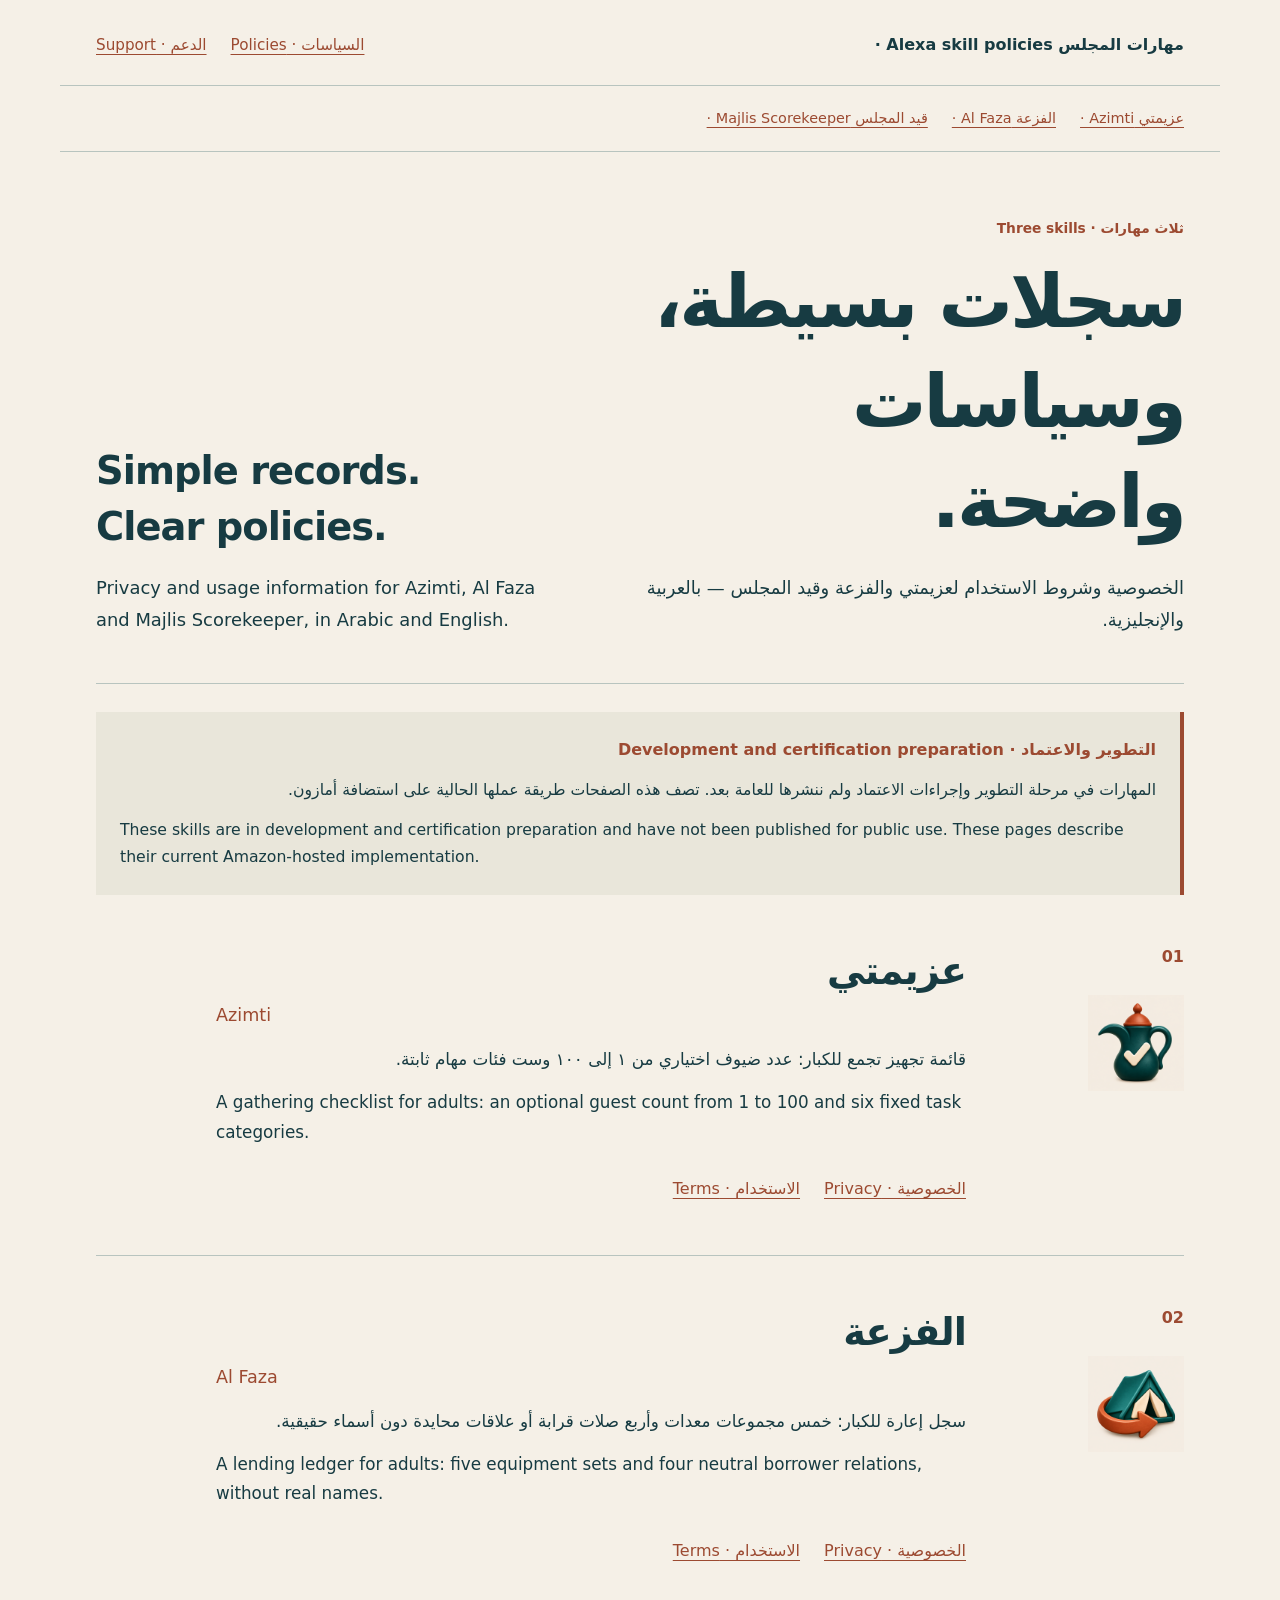
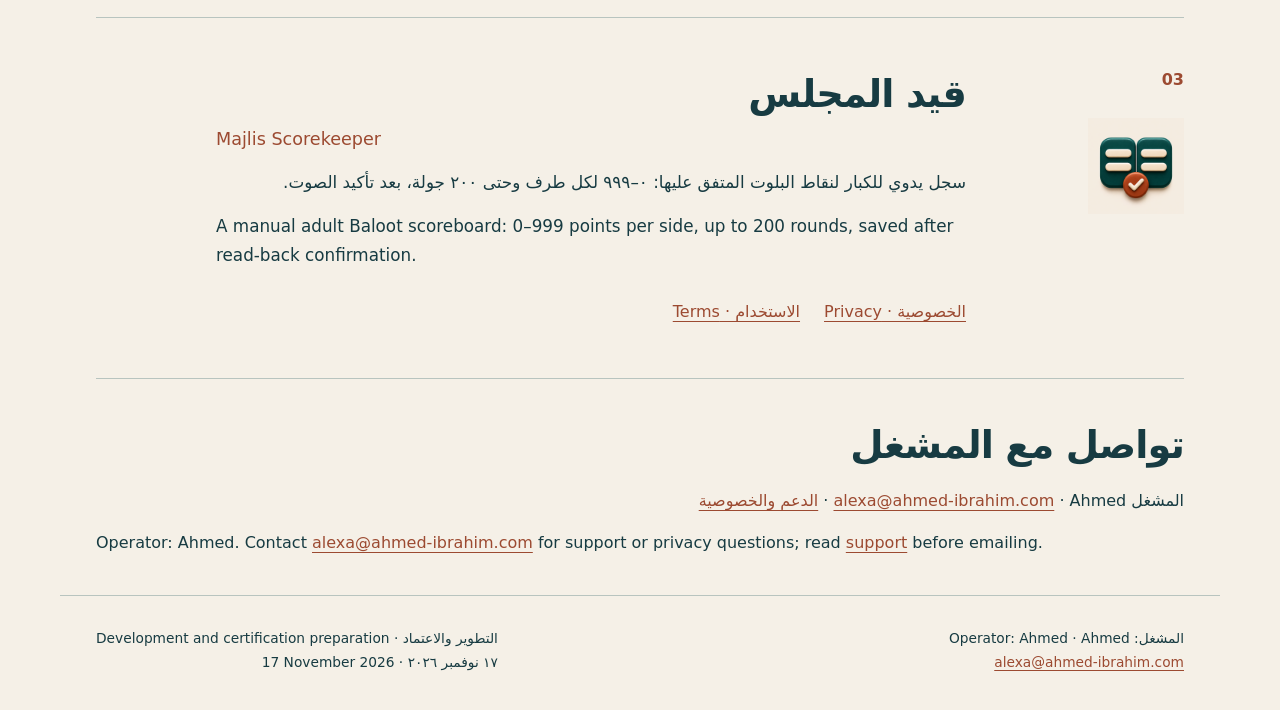
<file: docs/index.html>
<!doctype html>
<html lang="ar" dir="rtl">
<head>
  <meta charset="utf-8">
  <meta name="viewport" content="width=device-width, initial-scale=1">
  <meta name="description" content="Arabic and English privacy policies and usage terms for three Alexa skills in development and certification preparation operated by Ahmed.">
  <title>سياسات مهارات أليكسا · Alexa skill policies</title>
  <link rel="icon" href="assets/azimti.png" type="image/png">
  <link rel="stylesheet" href="assets/site.css">
</head>
<body>
<a class="skip" href="#main">تجاوز إلى المحتوى · Skip to content</a>
<header>
  <a class="brand" href="index.html">مهارات المجلس <span lang="en" dir="ltr">· Alexa skill policies</span></a>
  <nav aria-label="التنقل الرئيسي · Main navigation"><a href="index.html">السياسات · Policies</a><a href="support.html">الدعم · Support</a></nav>
</header>
<nav class="skill-nav" aria-label="المهارات الثلاث · All three skills"><a href="index.html#azimti">عزيمتي <span lang="en" dir="ltr">· Azimti</span></a><a href="index.html#al-faza">الفزعة <span lang="en" dir="ltr">· Al Faza</span></a><a href="index.html#baloot">قيد المجلس <span lang="en" dir="ltr">· Majlis Scorekeeper</span></a></nav>
<main id="main">
<section class="hero" aria-labelledby="welcome">
  <div><p class="status">ثلاث مهارات · Three skills</p><h1 id="welcome">سجلات بسيطة،<br>وسياسات واضحة.</h1><p class="lead">الخصوصية وشروط الاستخدام لعزيمتي والفزعة وقيد المجلس — بالعربية والإنجليزية.</p></div>
  <div class="english" lang="en" dir="ltr"><h2>Simple records.<br>Clear policies.</h2><p>Privacy and usage information for Azimti, Al Faza and Majlis Scorekeeper, in Arabic and English.</p></div>
</section>
<aside class="notice" aria-label="حالة التطوير · Development status">
  <strong>التطوير والاعتماد · <span lang="en" dir="ltr">Development and certification preparation</span></strong>
  <p>المهارات في مرحلة التطوير وإجراءات الاعتماد ولم ننشرها للعامة بعد. تصف هذه الصفحات طريقة عملها الحالية على استضافة أمازون.</p>
  <p lang="en" dir="ltr">These skills are in development and certification preparation and have not been published for public use. These pages describe their current Amazon-hosted implementation.</p>
</aside>
<section class="skill" id="azimti" aria-labelledby="azimti-title">
  <div class="skill-mark"><span class="folio" aria-hidden="true">01</span><img src="assets/azimti.png" alt="" width="96" height="96"></div>
  <div class="skill-copy"><h2 id="azimti-title">عزيمتي</h2><p class="sub" lang="en" dir="ltr">Azimti</p><p>قائمة تجهيز تجمع للكبار: عدد ضيوف اختياري من ١ إلى ١٠٠ وست فئات مهام ثابتة.</p><p lang="en" dir="ltr">A gathering checklist for adults: an optional guest count from 1 to 100 and six fixed task categories.</p><div class="links"><a href="azimti/privacy.html">الخصوصية · Privacy</a><a href="azimti/terms.html">الاستخدام · Terms</a></div></div>
</section><section class="skill" id="al-faza" aria-labelledby="al-faza-title">
  <div class="skill-mark"><span class="folio" aria-hidden="true">02</span><img src="assets/al-faza.png" alt="" width="96" height="96"></div>
  <div class="skill-copy"><h2 id="al-faza-title">الفزعة</h2><p class="sub" lang="en" dir="ltr">Al Faza</p><p>سجل إعارة للكبار: خمس مجموعات معدات وأربع صلات قرابة أو علاقات محايدة دون أسماء حقيقية.</p><p lang="en" dir="ltr">A lending ledger for adults: five equipment sets and four neutral borrower relations, without real names.</p><div class="links"><a href="al-faza/privacy.html">الخصوصية · Privacy</a><a href="al-faza/terms.html">الاستخدام · Terms</a></div></div>
</section><section class="skill" id="baloot" aria-labelledby="baloot-title">
  <div class="skill-mark"><span class="folio" aria-hidden="true">03</span><img src="assets/baloot.png" alt="" width="96" height="96"></div>
  <div class="skill-copy"><h2 id="baloot-title">قيد المجلس</h2><p class="sub" lang="en" dir="ltr">Majlis Scorekeeper</p><p>سجل يدوي للكبار لنقاط البلوت المتفق عليها: ٠–٩٩٩ لكل طرف وحتى ٢٠٠ جولة، بعد تأكيد الصوت.</p><p lang="en" dir="ltr">A manual adult Baloot scoreboard: 0–999 points per side, up to 200 rounds, saved after read-back confirmation.</p><div class="links"><a href="baloot/privacy.html">الخصوصية · Privacy</a><a href="baloot/terms.html">الاستخدام · Terms</a></div></div>
</section>
<section class="closing"><h2>تواصل مع المشغل</h2><p>المشغل <span lang="en" dir="ltr">Ahmed</span> · <a lang="en" dir="ltr" href="mailto:alexa@ahmed-ibrahim.com">alexa@ahmed-ibrahim.com</a> · <a href="support.html">الدعم والخصوصية</a></p><p lang="en" dir="ltr">Operator: Ahmed. Contact <a href="mailto:alexa@ahmed-ibrahim.com">alexa@ahmed-ibrahim.com</a> for support or privacy questions; read <a href="support.html">support</a> before emailing.</p></section>

</main>
<footer>
  <div>المشغل: <span lang="en" dir="ltr">Ahmed</span> · <span lang="en" dir="ltr">Operator: Ahmed</span><br><a lang="en" dir="ltr" href="mailto:alexa@ahmed-ibrahim.com">alexa@ahmed-ibrahim.com</a></div>
  <div>التطوير والاعتماد · <span lang="en" dir="ltr">Development and certification preparation</span><br>١٧ نوفمبر ٢٠٢٦ · <span lang="en" dir="ltr">17 November 2026</span></div>
</footer>
</body>
</html>
</file>
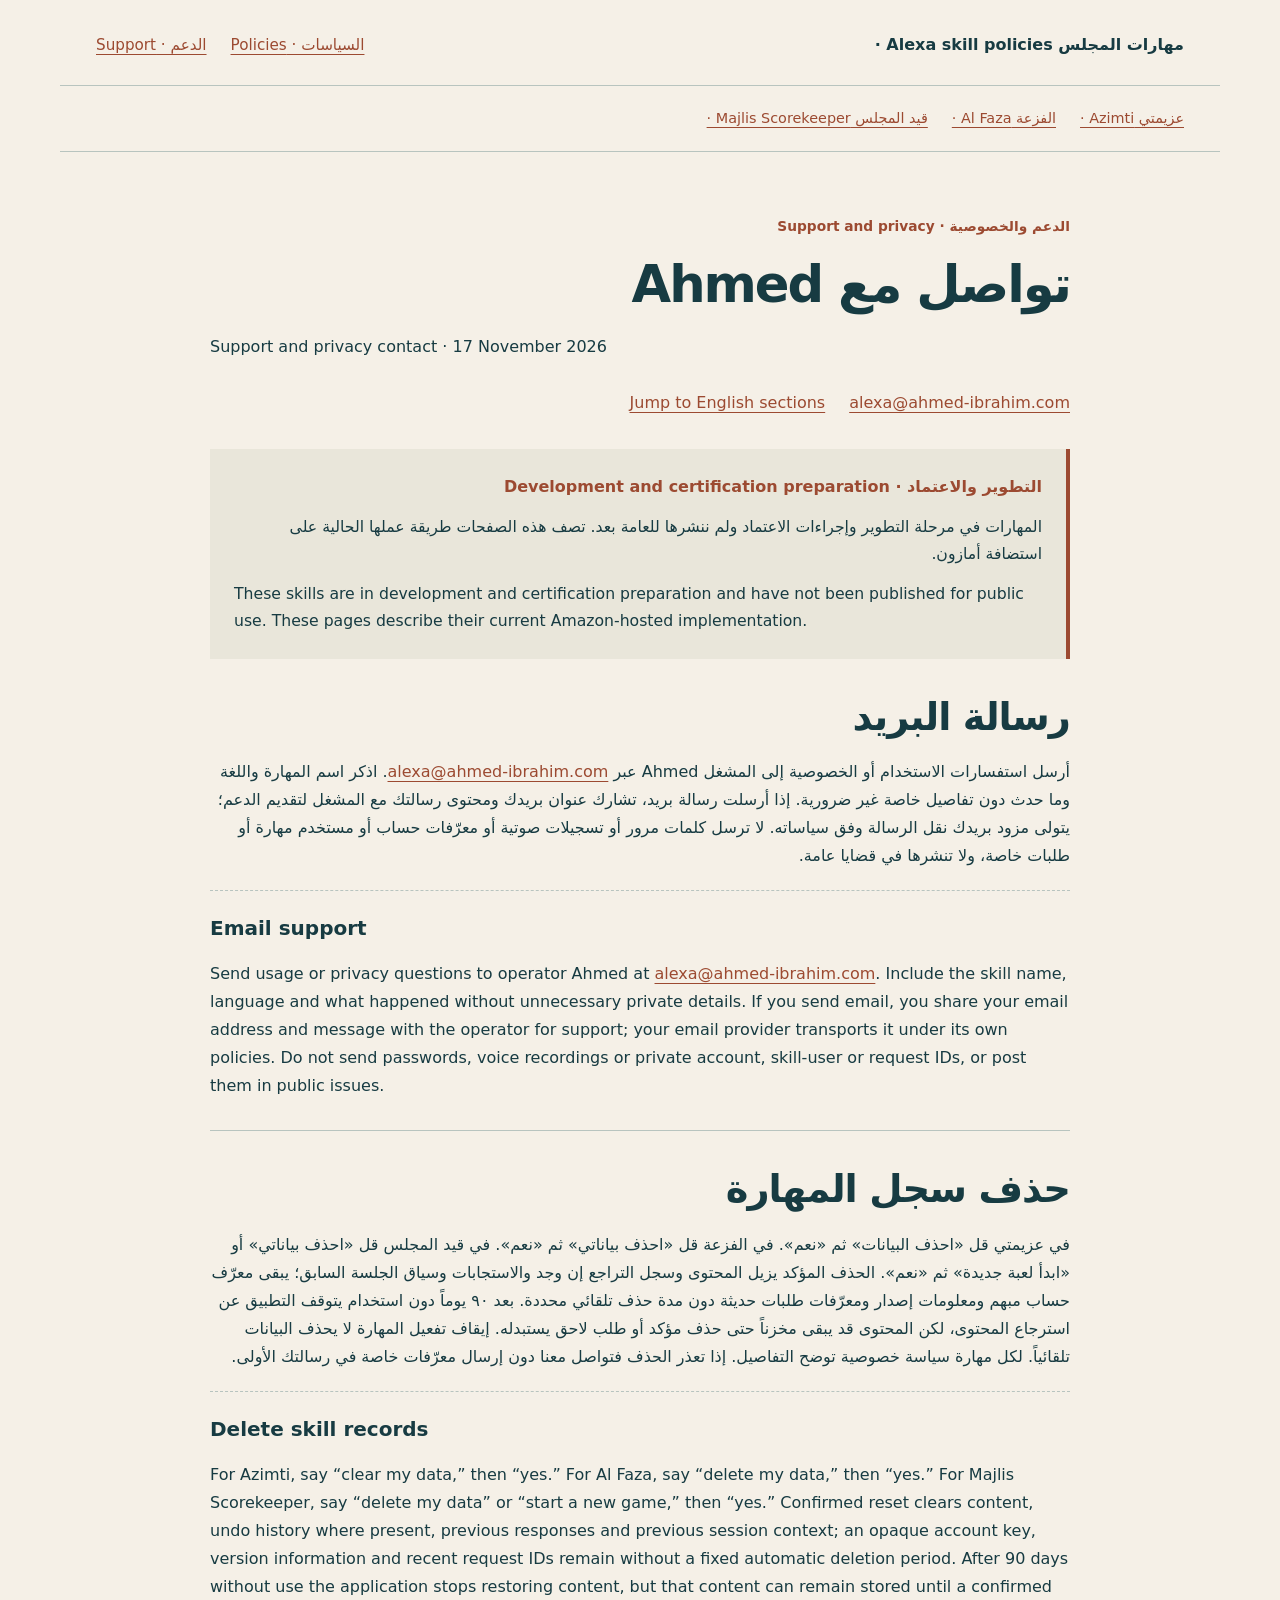
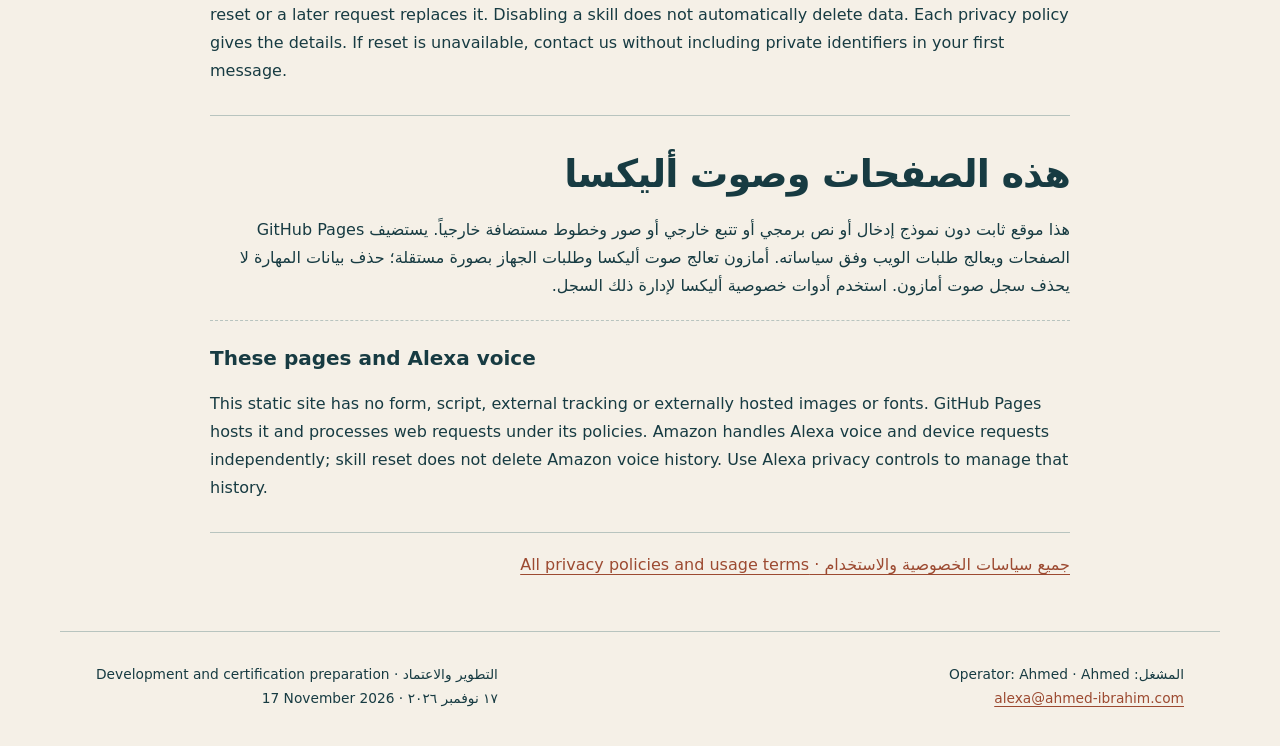
<file: docs/support.html>
<!doctype html>
<html lang="ar" dir="rtl">
<head>
  <meta charset="utf-8">
  <meta name="viewport" content="width=device-width, initial-scale=1">
  <meta name="description" content="Contact Ahmed for usage or privacy questions about the three Alexa skills in development and certification preparation.">
  <title>الدعم · Support — Alexa skill policies</title>
  <link rel="icon" href="assets/azimti.png" type="image/png">
  <link rel="stylesheet" href="assets/site.css">
</head>
<body>
<a class="skip" href="#main">تجاوز إلى المحتوى · Skip to content</a>
<header>
  <a class="brand" href="index.html">مهارات المجلس <span lang="en" dir="ltr">· Alexa skill policies</span></a>
  <nav aria-label="التنقل الرئيسي · Main navigation"><a href="index.html">السياسات · Policies</a><a href="support.html">الدعم · Support</a></nav>
</header>
<nav class="skill-nav" aria-label="المهارات الثلاث · All three skills"><a href="index.html#azimti">عزيمتي <span lang="en" dir="ltr">· Azimti</span></a><a href="index.html#al-faza">الفزعة <span lang="en" dir="ltr">· Al Faza</span></a><a href="index.html#baloot">قيد المجلس <span lang="en" dir="ltr">· Majlis Scorekeeper</span></a></nav>
<main id="main">
<article class="policy">
<p class="status">الدعم والخصوصية · Support and privacy</p>
<h1>تواصل مع Ahmed</h1>
<p lang="en" dir="ltr">Support and privacy contact · 17 November 2026</p>
<div class="links"><a lang="en" dir="ltr" href="mailto:alexa@ahmed-ibrahim.com">alexa@ahmed-ibrahim.com</a><a href="#email-en" lang="en" dir="ltr">Jump to English sections</a></div>
<aside class="notice" aria-label="حالة التطوير · Development status">
  <strong>التطوير والاعتماد · <span lang="en" dir="ltr">Development and certification preparation</span></strong>
  <p>المهارات في مرحلة التطوير وإجراءات الاعتماد ولم ننشرها للعامة بعد. تصف هذه الصفحات طريقة عملها الحالية على استضافة أمازون.</p>
  <p lang="en" dir="ltr">These skills are in development and certification preparation and have not been published for public use. These pages describe their current Amazon-hosted implementation.</p>
</aside>
<section aria-labelledby="email">
  <h2 id="email">رسالة البريد</h2>
  <p>أرسل استفسارات الاستخدام أو الخصوصية إلى المشغل Ahmed عبر <a lang="en" dir="ltr" href="mailto:alexa@ahmed-ibrahim.com">alexa@ahmed-ibrahim.com</a>. اذكر اسم المهارة واللغة وما حدث دون تفاصيل خاصة غير ضرورية. إذا أرسلت رسالة بريد، تشارك عنوان بريدك ومحتوى رسالتك مع المشغل لتقديم الدعم؛ يتولى مزود بريدك نقل الرسالة وفق سياساته. لا ترسل كلمات مرور أو تسجيلات صوتية أو معرّفات حساب أو مستخدم مهارة أو طلبات خاصة، ولا تنشرها في قضايا عامة.</p>
  <div class="english" lang="en" dir="ltr">
    <h3 id="email-en">Email support</h3>
    <p>Send usage or privacy questions to operator Ahmed at <a href="mailto:alexa@ahmed-ibrahim.com">alexa@ahmed-ibrahim.com</a>. Include the skill name, language and what happened without unnecessary private details. If you send email, you share your email address and message with the operator for support; your email provider transports it under its own policies. Do not send passwords, voice recordings or private account, skill-user or request IDs, or post them in public issues.</p>
  </div>
</section>
<section aria-labelledby="deletion">
  <h2 id="deletion">حذف سجل المهارة</h2>
  <p>في عزيمتي قل «احذف البيانات» ثم «نعم». في الفزعة قل «احذف بياناتي» ثم «نعم». في قيد المجلس قل «احذف بياناتي» أو «ابدأ لعبة جديدة» ثم «نعم». الحذف المؤكد يزيل المحتوى وسجل التراجع إن وجد والاستجابات وسياق الجلسة السابق؛ يبقى معرّف حساب مبهم ومعلومات إصدار ومعرّفات طلبات حديثة دون مدة حذف تلقائي محددة. بعد ٩٠ يوماً دون استخدام يتوقف التطبيق عن استرجاع المحتوى، لكن المحتوى قد يبقى مخزناً حتى حذف مؤكد أو طلب لاحق يستبدله. إيقاف تفعيل المهارة لا يحذف البيانات تلقائياً. لكل مهارة سياسة خصوصية توضح التفاصيل. إذا تعذر الحذف فتواصل معنا دون إرسال معرّفات خاصة في رسالتك الأولى.</p>
  <div class="english" lang="en" dir="ltr">
    <h3 id="deletion-en">Delete skill records</h3>
    <p>For Azimti, say “clear my data,” then “yes.” For Al Faza, say “delete my data,” then “yes.” For Majlis Scorekeeper, say “delete my data” or “start a new game,” then “yes.” Confirmed reset clears content, undo history where present, previous responses and previous session context; an opaque account key, version information and recent request IDs remain without a fixed automatic deletion period. After 90 days without use the application stops restoring content, but that content can remain stored until a confirmed reset or a later request replaces it. Disabling a skill does not automatically delete data. Each privacy policy gives the details. If reset is unavailable, contact us without including private identifiers in your first message.</p>
  </div>
</section>
<section aria-labelledby="website">
  <h2 id="website">هذه الصفحات وصوت أليكسا</h2>
  <p>هذا موقع ثابت دون نموذج إدخال أو نص برمجي أو تتبع خارجي أو صور وخطوط مستضافة خارجياً. يستضيف GitHub Pages الصفحات ويعالج طلبات الويب وفق سياساته. أمازون تعالج صوت أليكسا وطلبات الجهاز بصورة مستقلة؛ حذف بيانات المهارة لا يحذف سجل صوت أمازون. استخدم أدوات خصوصية أليكسا لإدارة ذلك السجل.</p>
  <div class="english" lang="en" dir="ltr">
    <h3 id="website-en">These pages and Alexa voice</h3>
    <p>This static site has no form, script, external tracking or externally hosted images or fonts. GitHub Pages hosts it and processes web requests under its policies. Amazon handles Alexa voice and device requests independently; skill reset does not delete Amazon voice history. Use Alexa privacy controls to manage that history.</p>
  </div>
</section>
<p class="links"><a href="index.html">جميع سياسات الخصوصية والاستخدام · All privacy policies and usage terms</a></p>
</article>
</main>
<footer>
  <div>المشغل: <span lang="en" dir="ltr">Ahmed</span> · <span lang="en" dir="ltr">Operator: Ahmed</span><br><a lang="en" dir="ltr" href="mailto:alexa@ahmed-ibrahim.com">alexa@ahmed-ibrahim.com</a></div>
  <div>التطوير والاعتماد · <span lang="en" dir="ltr">Development and certification preparation</span><br>١٧ نوفمبر ٢٠٢٦ · <span lang="en" dir="ltr">17 November 2026</span></div>
</footer>
</body>
</html>
</file>
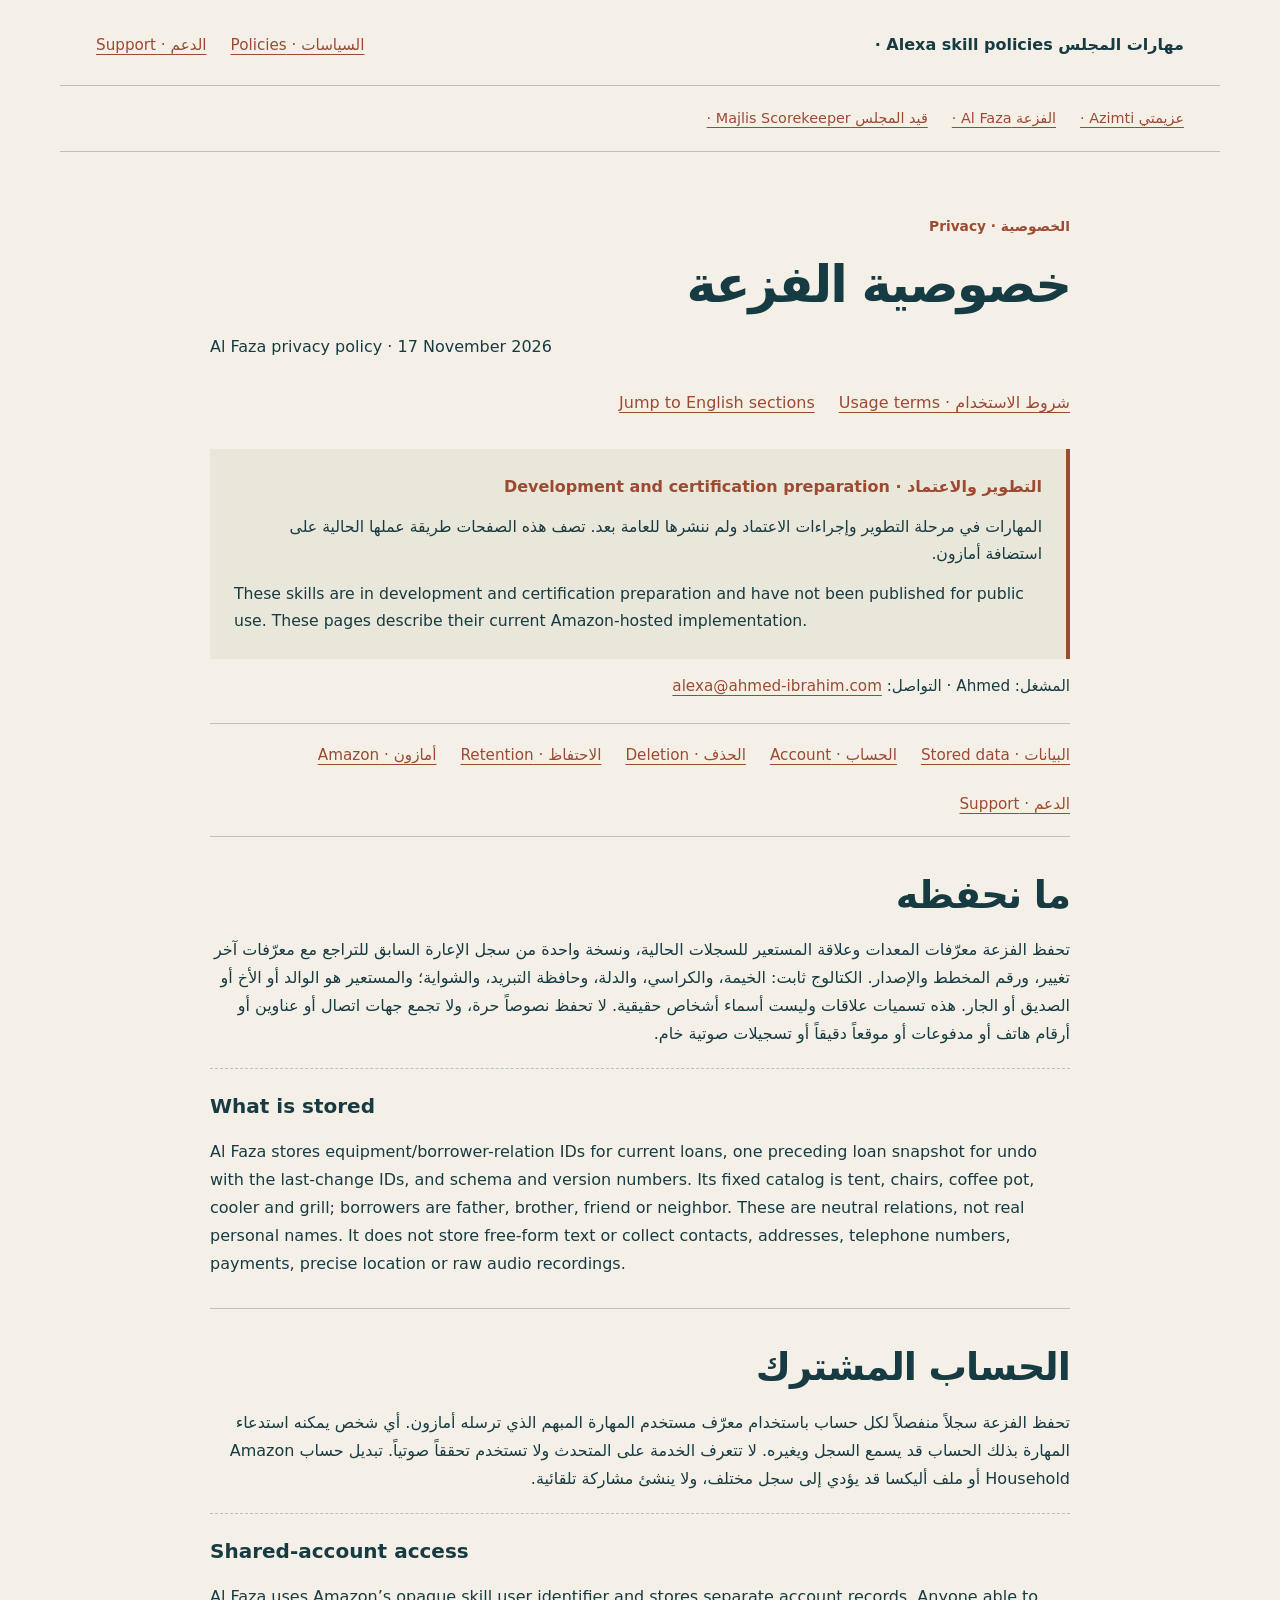
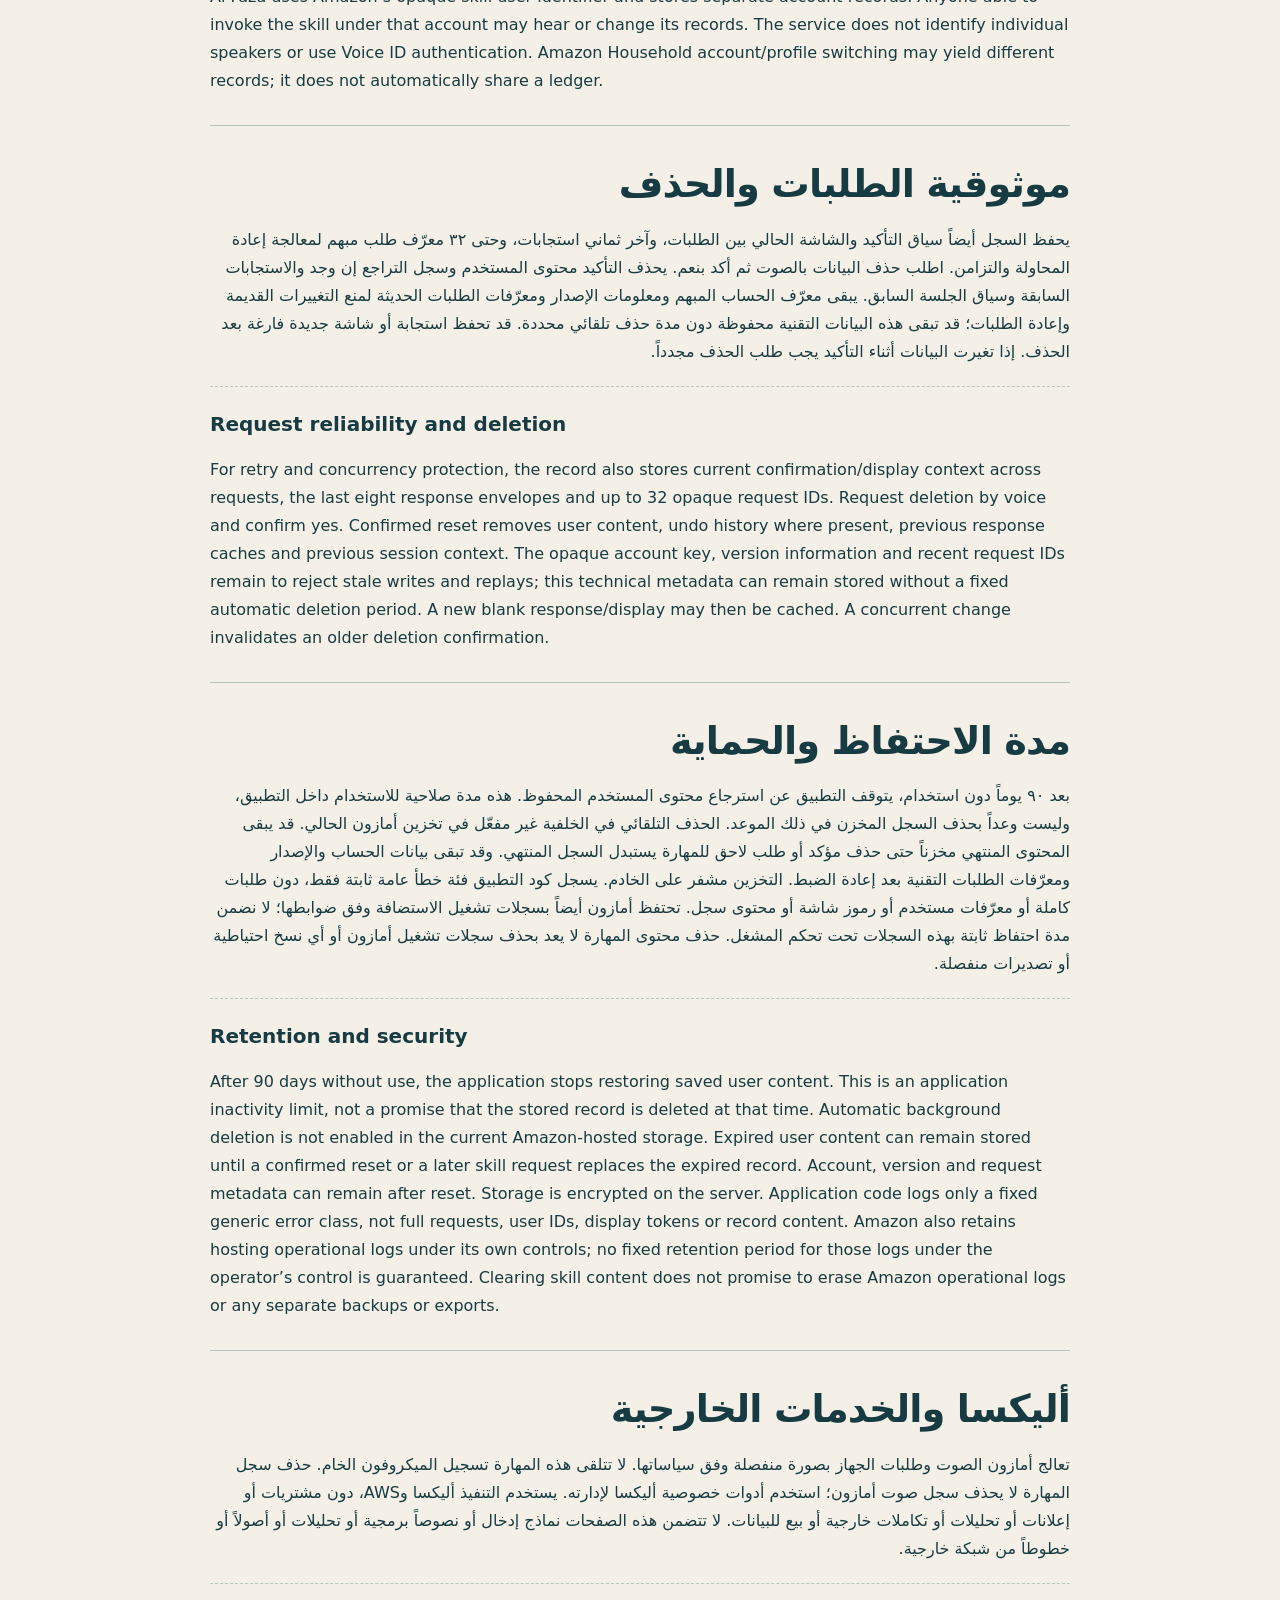
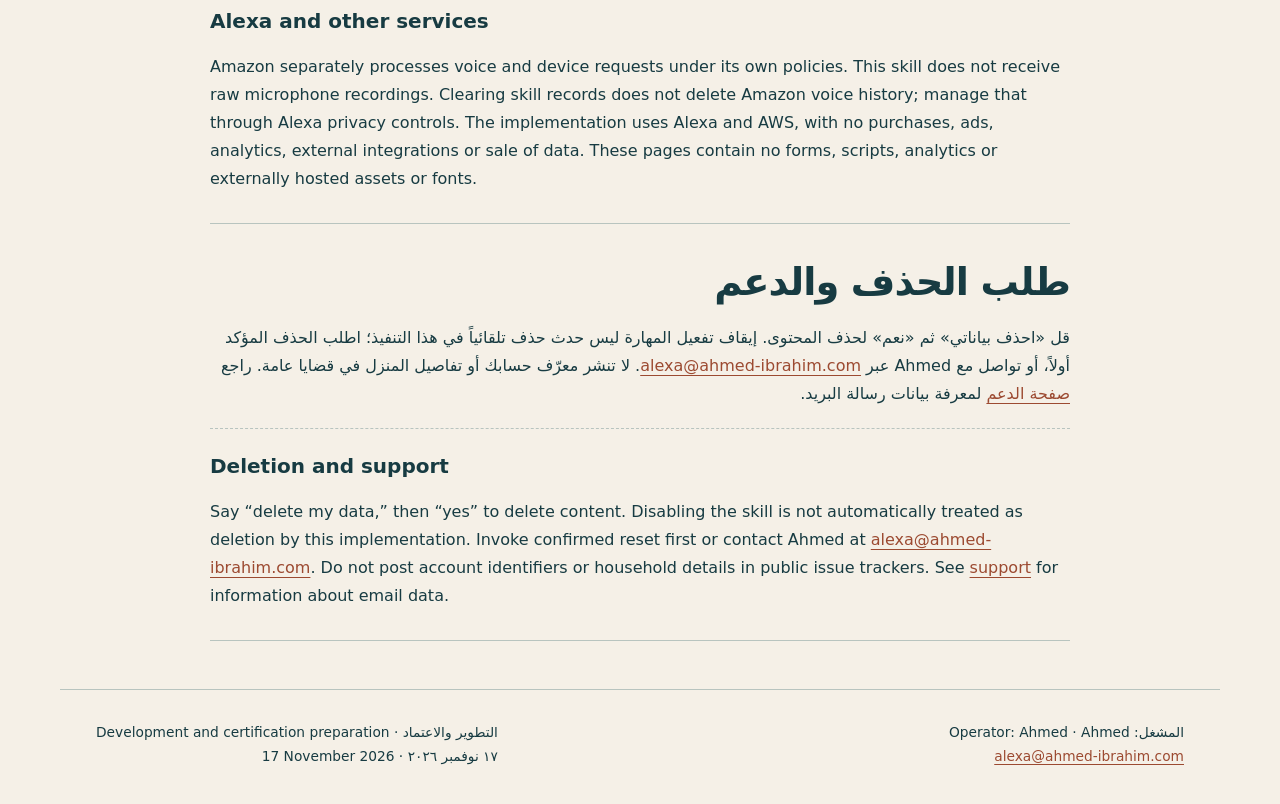
<file: docs/al-faza/privacy.html>
<!doctype html>
<html lang="ar" dir="rtl">
<head>
  <meta charset="utf-8">
  <meta name="viewport" content="width=device-width, initial-scale=1">
  <meta name="description" content="Arabic and English privacy policy for the Al Faza Alexa skill in development and certification preparation.">
  <title>خصوصية الفزعة · Al Faza privacy</title>
  <link rel="icon" href="../assets/al-faza.png" type="image/png">
  <link rel="stylesheet" href="../assets/site.css">
</head>
<body>
<a class="skip" href="#main">تجاوز إلى المحتوى · Skip to content</a>
<header>
  <a class="brand" href="../index.html">مهارات المجلس <span lang="en" dir="ltr">· Alexa skill policies</span></a>
  <nav aria-label="التنقل الرئيسي · Main navigation"><a href="../index.html">السياسات · Policies</a><a href="../support.html">الدعم · Support</a></nav>
</header>
<nav class="skill-nav" aria-label="المهارات الثلاث · All three skills"><a href="../index.html#azimti">عزيمتي <span lang="en" dir="ltr">· Azimti</span></a><a href="../index.html#al-faza">الفزعة <span lang="en" dir="ltr">· Al Faza</span></a><a href="../index.html#baloot">قيد المجلس <span lang="en" dir="ltr">· Majlis Scorekeeper</span></a></nav>
<main id="main">
<article class="policy">
<p class="status">الخصوصية · Privacy</p>
<h1>خصوصية الفزعة</h1>
<p lang="en" dir="ltr">Al Faza privacy policy · 17 November 2026</p>
<div class="links"><a href="terms.html">شروط الاستخدام · Usage terms</a><a href="#stored-en" lang="en" dir="ltr">Jump to English sections</a></div>
<aside class="notice" aria-label="حالة التطوير · Development status">
  <strong>التطوير والاعتماد · <span lang="en" dir="ltr">Development and certification preparation</span></strong>
  <p>المهارات في مرحلة التطوير وإجراءات الاعتماد ولم ننشرها للعامة بعد. تصف هذه الصفحات طريقة عملها الحالية على استضافة أمازون.</p>
  <p lang="en" dir="ltr">These skills are in development and certification preparation and have not been published for public use. These pages describe their current Amazon-hosted implementation.</p>
</aside>
<p class="operator">المشغل: <span lang="en" dir="ltr">Ahmed</span> · التواصل: <a lang="en" dir="ltr" href="mailto:alexa@ahmed-ibrahim.com">alexa@ahmed-ibrahim.com</a></p>
<nav class="contents" aria-label="أقسام سياسة الخصوصية · Privacy sections"><a href="#stored">البيانات · Stored data</a><a href="#account">الحساب · Account</a><a href="#reset">الحذف · Deletion</a><a href="#retention">الاحتفاظ · Retention</a><a href="#amazon">أمازون · Amazon</a><a href="#support">الدعم · Support</a></nav>
<section aria-labelledby="stored">
  <h2 id="stored">ما نحفظه</h2>
  <p>تحفظ الفزعة معرّفات المعدات وعلاقة المستعير للسجلات الحالية، ونسخة واحدة من سجل الإعارة السابق للتراجع مع معرّفات آخر تغيير، ورقم المخطط والإصدار. الكتالوج ثابت: الخيمة، والكراسي، والدلة، وحافظة التبريد، والشواية؛ والمستعير هو الوالد أو الأخ أو الصديق أو الجار. هذه تسميات علاقات وليست أسماء أشخاص حقيقية. لا تحفظ نصوصاً حرة، ولا تجمع جهات اتصال أو عناوين أو أرقام هاتف أو مدفوعات أو موقعاً دقيقاً أو تسجيلات صوتية خام.</p>
  <div class="english" lang="en" dir="ltr">
    <h3 id="stored-en">What is stored</h3>
    <p>Al Faza stores equipment/borrower-relation IDs for current loans, one preceding loan snapshot for undo with the last-change IDs, and schema and version numbers. Its fixed catalog is tent, chairs, coffee pot, cooler and grill; borrowers are father, brother, friend or neighbor. These are neutral relations, not real personal names. It does not store free-form text or collect contacts, addresses, telephone numbers, payments, precise location or raw audio recordings.</p>
  </div>
</section>
<section aria-labelledby="account"><h2 id="account">الحساب المشترك</h2><p>تحفظ الفزعة سجلاً منفصلاً لكل حساب باستخدام معرّف مستخدم المهارة المبهم الذي ترسله أمازون. أي شخص يمكنه استدعاء المهارة بذلك الحساب قد يسمع السجل ويغيره. لا تتعرف الخدمة على المتحدث ولا تستخدم تحققاً صوتياً. تبديل حساب Amazon Household أو ملف أليكسا قد يؤدي إلى سجل مختلف، ولا ينشئ مشاركة تلقائية.</p><div class="english" lang="en" dir="ltr"><h3 id="account-en">Shared-account access</h3><p>Al Faza uses Amazon’s opaque skill user identifier and stores separate account records. Anyone able to invoke the skill under that account may hear or change its records. The service does not identify individual speakers or use Voice ID authentication. Amazon Household account/profile switching may yield different records; it does not automatically share a ledger.</p></div></section>
<section aria-labelledby="reset"><h2 id="reset">موثوقية الطلبات والحذف</h2><p>يحفظ السجل أيضاً سياق التأكيد والشاشة الحالي بين الطلبات، وآخر ثماني استجابات، وحتى ٣٢ معرّف طلب مبهم لمعالجة إعادة المحاولة والتزامن. اطلب حذف البيانات بالصوت ثم أكد بنعم. يحذف التأكيد محتوى المستخدم وسجل التراجع إن وجد والاستجابات السابقة وسياق الجلسة السابق. يبقى معرّف الحساب المبهم ومعلومات الإصدار ومعرّفات الطلبات الحديثة لمنع التغييرات القديمة وإعادة الطلبات؛ قد تبقى هذه البيانات التقنية محفوظة دون مدة حذف تلقائي محددة. قد تحفظ استجابة أو شاشة جديدة فارغة بعد الحذف. إذا تغيرت البيانات أثناء التأكيد يجب طلب الحذف مجدداً.</p><div class="english" lang="en" dir="ltr"><h3 id="reset-en">Request reliability and deletion</h3><p>For retry and concurrency protection, the record also stores current confirmation/display context across requests, the last eight response envelopes and up to 32 opaque request IDs. Request deletion by voice and confirm yes. Confirmed reset removes user content, undo history where present, previous response caches and previous session context. The opaque account key, version information and recent request IDs remain to reject stale writes and replays; this technical metadata can remain stored without a fixed automatic deletion period. A new blank response/display may then be cached. A concurrent change invalidates an older deletion confirmation.</p></div></section>
<section aria-labelledby="retention"><h2 id="retention">مدة الاحتفاظ والحماية</h2><p>بعد ٩٠ يوماً دون استخدام، يتوقف التطبيق عن استرجاع محتوى المستخدم المحفوظ. هذه مدة صلاحية للاستخدام داخل التطبيق، وليست وعداً بحذف السجل المخزن في ذلك الموعد. الحذف التلقائي في الخلفية غير مفعّل في تخزين أمازون الحالي. قد يبقى المحتوى المنتهي مخزناً حتى حذف مؤكد أو طلب لاحق للمهارة يستبدل السجل المنتهي. وقد تبقى بيانات الحساب والإصدار ومعرّفات الطلبات التقنية بعد إعادة الضبط. التخزين مشفر على الخادم. يسجل كود التطبيق فئة خطأ عامة ثابتة فقط، دون طلبات كاملة أو معرّفات مستخدم أو رموز شاشة أو محتوى سجل. تحتفظ أمازون أيضاً بسجلات تشغيل الاستضافة وفق ضوابطها؛ لا نضمن مدة احتفاظ ثابتة بهذه السجلات تحت تحكم المشغل. حذف محتوى المهارة لا يعد بحذف سجلات تشغيل أمازون أو أي نسخ احتياطية أو تصديرات منفصلة.</p><div class="english" lang="en" dir="ltr"><h3 id="retention-en">Retention and security</h3><p>After 90 days without use, the application stops restoring saved user content. This is an application inactivity limit, not a promise that the stored record is deleted at that time. Automatic background deletion is not enabled in the current Amazon-hosted storage. Expired user content can remain stored until a confirmed reset or a later skill request replaces the expired record. Account, version and request metadata can remain after reset. Storage is encrypted on the server. Application code logs only a fixed generic error class, not full requests, user IDs, display tokens or record content. Amazon also retains hosting operational logs under its own controls; no fixed retention period for those logs under the operator’s control is guaranteed. Clearing skill content does not promise to erase Amazon operational logs or any separate backups or exports.</p></div></section>
<section aria-labelledby="amazon"><h2 id="amazon">أليكسا والخدمات الخارجية</h2><p>تعالج أمازون الصوت وطلبات الجهاز بصورة منفصلة وفق سياساتها. لا تتلقى هذه المهارة تسجيل الميكروفون الخام. حذف سجل المهارة لا يحذف سجل صوت أمازون؛ استخدم أدوات خصوصية أليكسا لإدارته. يستخدم التنفيذ أليكسا وAWS، دون مشتريات أو إعلانات أو تحليلات أو تكاملات خارجية أو بيع للبيانات. لا تتضمن هذه الصفحات نماذج إدخال أو نصوصاً برمجية أو تحليلات أو أصولاً أو خطوطاً من شبكة خارجية.</p><div class="english" lang="en" dir="ltr"><h3 id="amazon-en">Alexa and other services</h3><p>Amazon separately processes voice and device requests under its own policies. This skill does not receive raw microphone recordings. Clearing skill records does not delete Amazon voice history; manage that through Alexa privacy controls. The implementation uses Alexa and AWS, with no purchases, ads, analytics, external integrations or sale of data. These pages contain no forms, scripts, analytics or externally hosted assets or fonts.</p></div></section>
<section aria-labelledby="support">
  <h2 id="support">طلب الحذف والدعم</h2>
  <p>قل «احذف بياناتي» ثم «نعم» لحذف المحتوى. إيقاف تفعيل المهارة ليس حدث حذف تلقائياً في هذا التنفيذ؛ اطلب الحذف المؤكد أولاً، أو تواصل مع Ahmed عبر <a lang="en" dir="ltr" href="mailto:alexa@ahmed-ibrahim.com">alexa@ahmed-ibrahim.com</a>. لا تنشر معرّف حسابك أو تفاصيل المنزل في قضايا عامة. راجع <a href="../support.html">صفحة الدعم</a> لمعرفة بيانات رسالة البريد.</p>
  <div class="english" lang="en" dir="ltr">
    <h3 id="support-en">Deletion and support</h3>
    <p>Say “delete my data,” then “yes” to delete content. Disabling the skill is not automatically treated as deletion by this implementation. Invoke confirmed reset first or contact Ahmed at <a href="mailto:alexa@ahmed-ibrahim.com">alexa@ahmed-ibrahim.com</a>. Do not post account identifiers or household details in public issue trackers. See <a href="../support.html">support</a> for information about email data.</p>
  </div>
</section>
</article>
</main>
<footer>
  <div>المشغل: <span lang="en" dir="ltr">Ahmed</span> · <span lang="en" dir="ltr">Operator: Ahmed</span><br><a lang="en" dir="ltr" href="mailto:alexa@ahmed-ibrahim.com">alexa@ahmed-ibrahim.com</a></div>
  <div>التطوير والاعتماد · <span lang="en" dir="ltr">Development and certification preparation</span><br>١٧ نوفمبر ٢٠٢٦ · <span lang="en" dir="ltr">17 November 2026</span></div>
</footer>
</body>
</html>
</file>
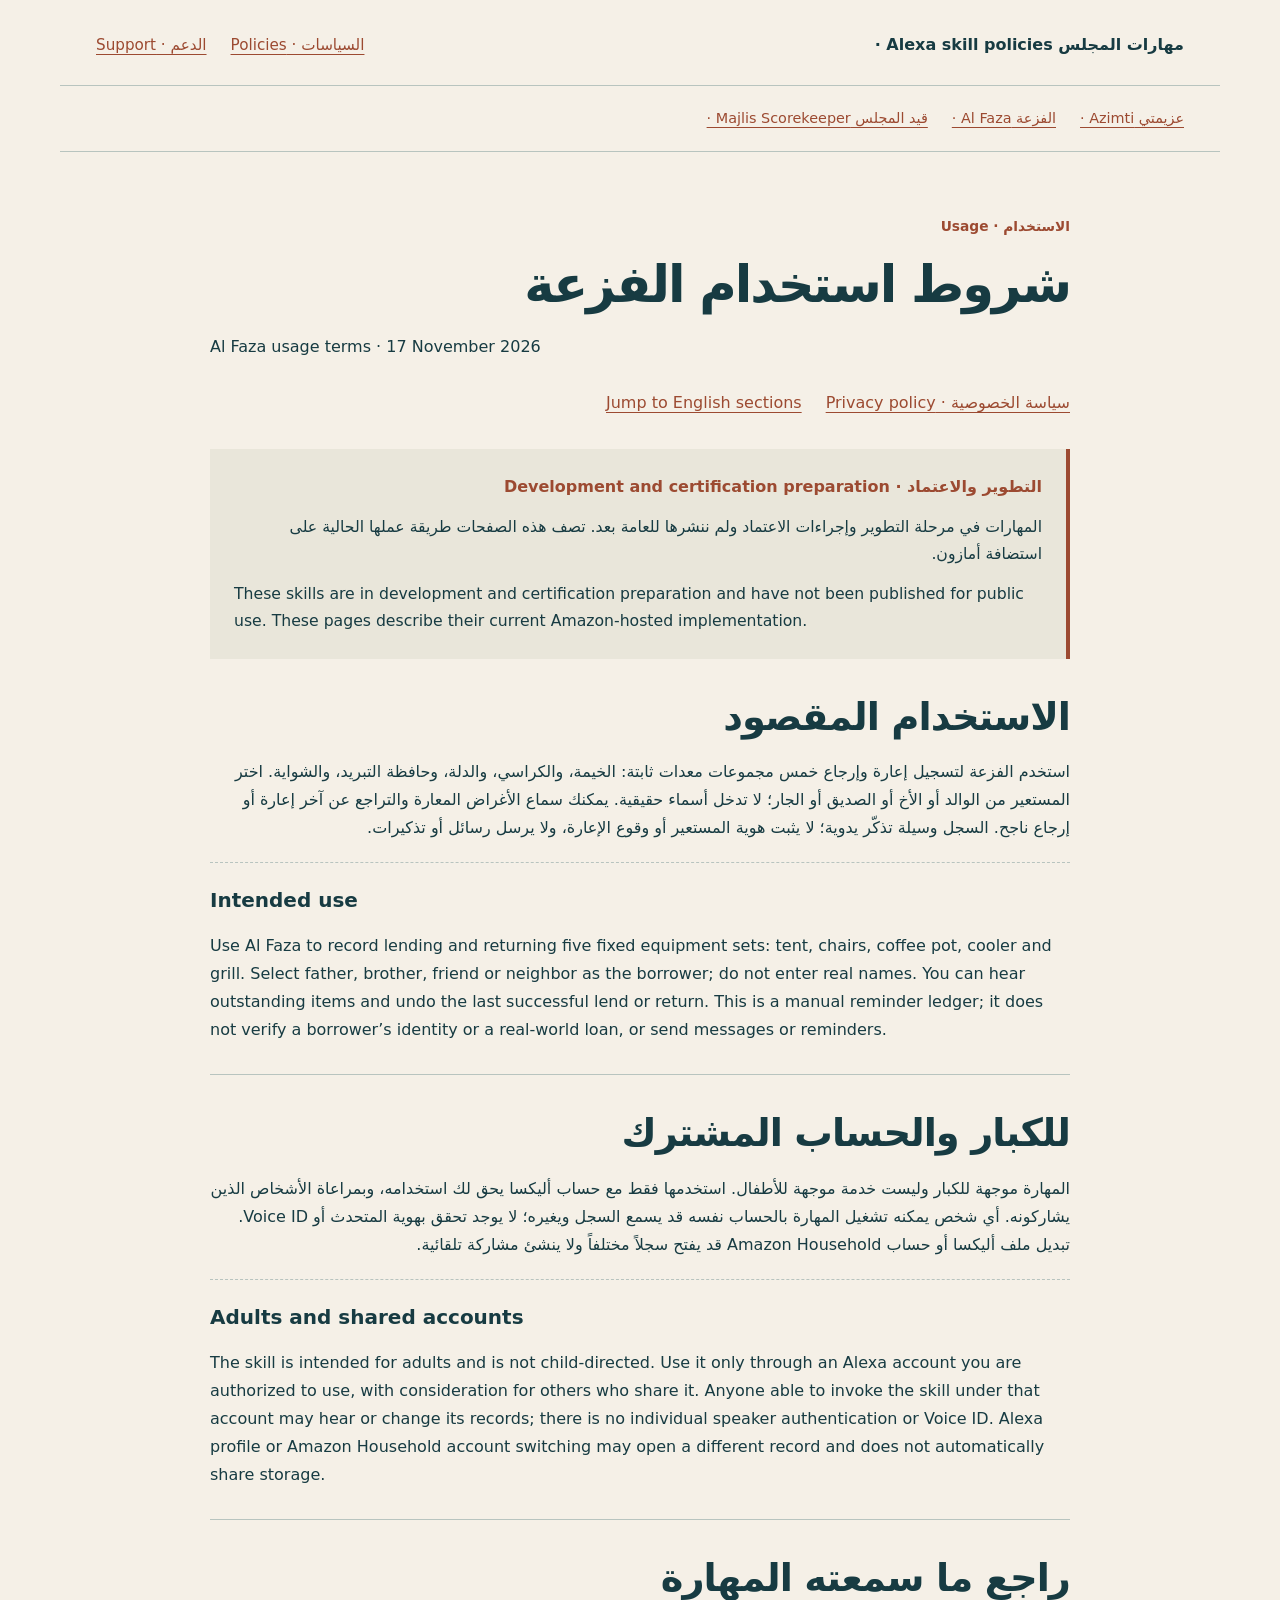
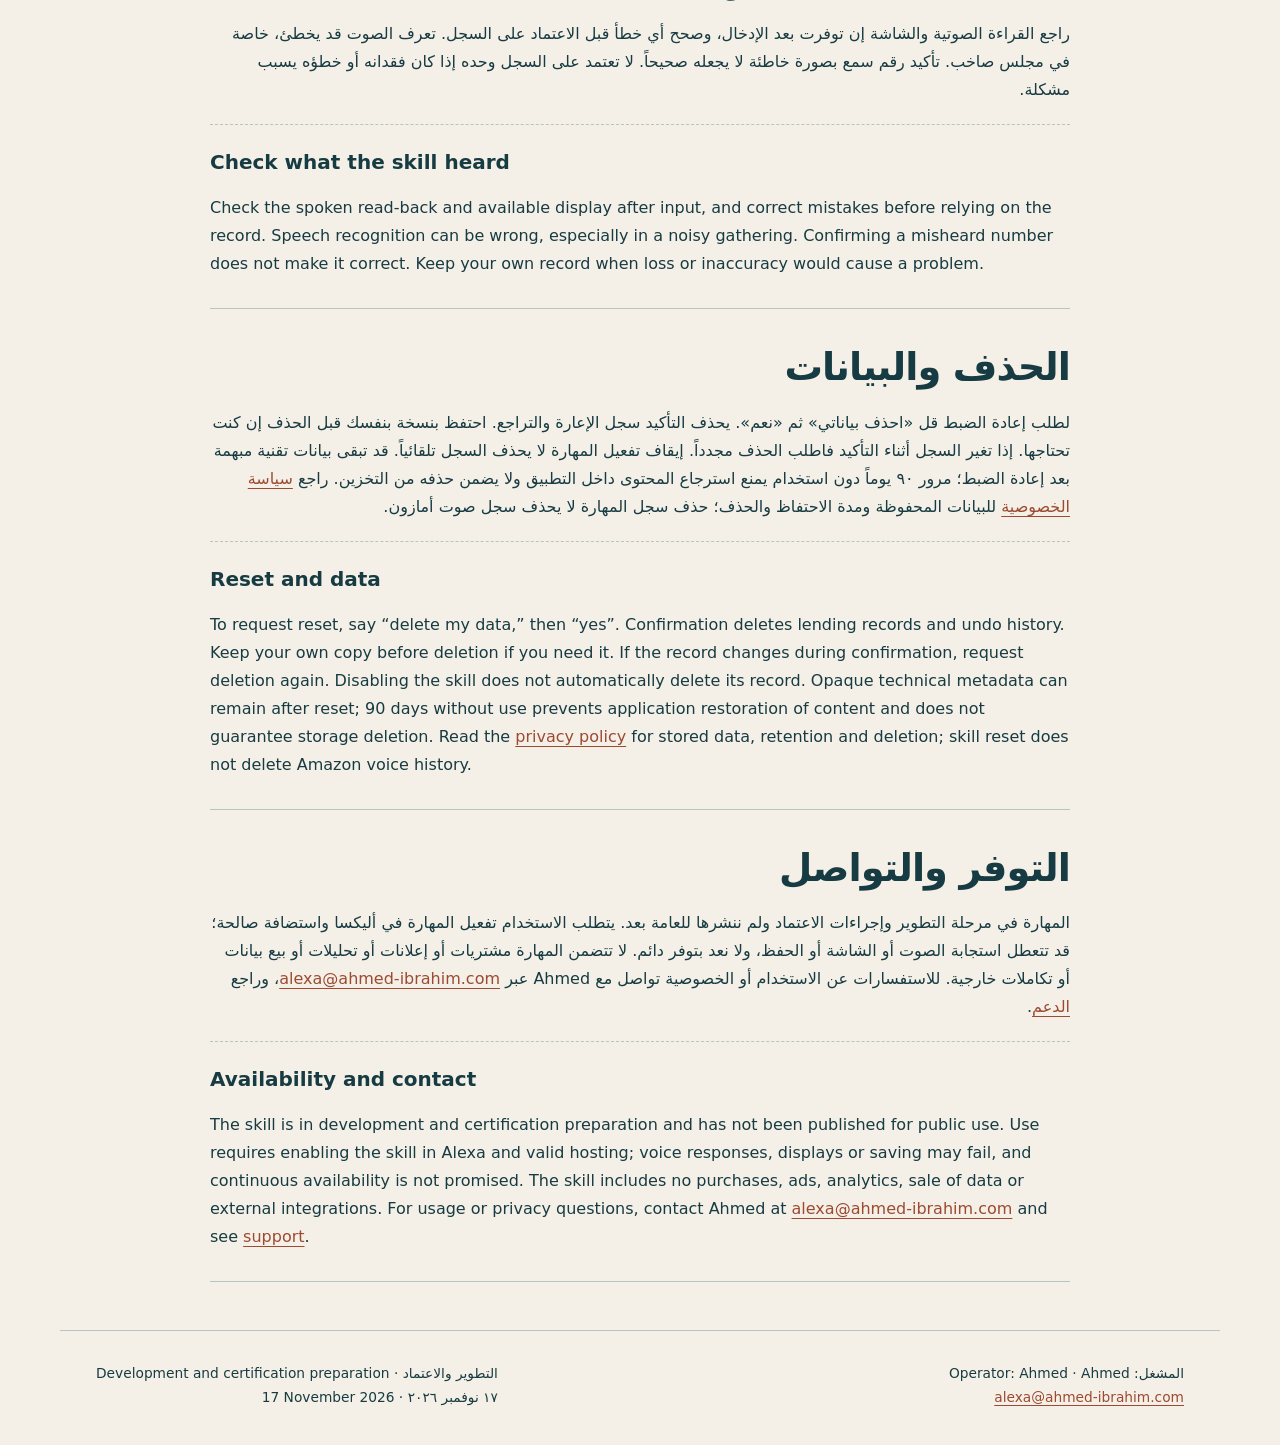
<file: docs/al-faza/terms.html>
<!doctype html>
<html lang="ar" dir="rtl">
<head>
  <meta charset="utf-8">
  <meta name="viewport" content="width=device-width, initial-scale=1">
  <meta name="description" content="Plain Arabic and English usage terms for the Al Faza Alexa skill in development and certification preparation.">
  <title>استخدام الفزعة · Al Faza terms</title>
  <link rel="icon" href="../assets/al-faza.png" type="image/png">
  <link rel="stylesheet" href="../assets/site.css">
</head>
<body>
<a class="skip" href="#main">تجاوز إلى المحتوى · Skip to content</a>
<header>
  <a class="brand" href="../index.html">مهارات المجلس <span lang="en" dir="ltr">· Alexa skill policies</span></a>
  <nav aria-label="التنقل الرئيسي · Main navigation"><a href="../index.html">السياسات · Policies</a><a href="../support.html">الدعم · Support</a></nav>
</header>
<nav class="skill-nav" aria-label="المهارات الثلاث · All three skills"><a href="../index.html#azimti">عزيمتي <span lang="en" dir="ltr">· Azimti</span></a><a href="../index.html#al-faza">الفزعة <span lang="en" dir="ltr">· Al Faza</span></a><a href="../index.html#baloot">قيد المجلس <span lang="en" dir="ltr">· Majlis Scorekeeper</span></a></nav>
<main id="main">
<article class="policy">
<p class="status">الاستخدام · Usage</p>
<h1>شروط استخدام الفزعة</h1>
<p lang="en" dir="ltr">Al Faza usage terms · 17 November 2026</p>
<div class="links"><a href="privacy.html">سياسة الخصوصية · Privacy policy</a><a href="#scope-en" lang="en" dir="ltr">Jump to English sections</a></div>
<aside class="notice" aria-label="حالة التطوير · Development status">
  <strong>التطوير والاعتماد · <span lang="en" dir="ltr">Development and certification preparation</span></strong>
  <p>المهارات في مرحلة التطوير وإجراءات الاعتماد ولم ننشرها للعامة بعد. تصف هذه الصفحات طريقة عملها الحالية على استضافة أمازون.</p>
  <p lang="en" dir="ltr">These skills are in development and certification preparation and have not been published for public use. These pages describe their current Amazon-hosted implementation.</p>
</aside>
<section aria-labelledby="scope">
  <h2 id="scope">الاستخدام المقصود</h2>
  <p>استخدم الفزعة لتسجيل إعارة وإرجاع خمس مجموعات معدات ثابتة: الخيمة، والكراسي، والدلة، وحافظة التبريد، والشواية. اختر المستعير من الوالد أو الأخ أو الصديق أو الجار؛ لا تدخل أسماء حقيقية. يمكنك سماع الأغراض المعارة والتراجع عن آخر إعارة أو إرجاع ناجح. السجل وسيلة تذكّر يدوية؛ لا يثبت هوية المستعير أو وقوع الإعارة، ولا يرسل رسائل أو تذكيرات.</p>
  <div class="english" lang="en" dir="ltr">
    <h3 id="scope-en">Intended use</h3>
    <p>Use Al Faza to record lending and returning five fixed equipment sets: tent, chairs, coffee pot, cooler and grill. Select father, brother, friend or neighbor as the borrower; do not enter real names. You can hear outstanding items and undo the last successful lend or return. This is a manual reminder ledger; it does not verify a borrower’s identity or a real-world loan, or send messages or reminders.</p>
  </div>
</section>
<section aria-labelledby="account">
  <h2 id="account">للكبار والحساب المشترك</h2>
  <p>المهارة موجهة للكبار وليست خدمة موجهة للأطفال. استخدمها فقط مع حساب أليكسا يحق لك استخدامه، وبمراعاة الأشخاص الذين يشاركونه. أي شخص يمكنه تشغيل المهارة بالحساب نفسه قد يسمع السجل ويغيره؛ لا يوجد تحقق بهوية المتحدث أو Voice ID. تبديل ملف أليكسا أو حساب Amazon Household قد يفتح سجلاً مختلفاً ولا ينشئ مشاركة تلقائية.</p>
  <div class="english" lang="en" dir="ltr">
    <h3 id="account-en">Adults and shared accounts</h3>
    <p>The skill is intended for adults and is not child-directed. Use it only through an Alexa account you are authorized to use, with consideration for others who share it. Anyone able to invoke the skill under that account may hear or change its records; there is no individual speaker authentication or Voice ID. Alexa profile or Amazon Household account switching may open a different record and does not automatically share storage.</p>
  </div>
</section>
<section aria-labelledby="accuracy">
  <h2 id="accuracy">راجع ما سمعته المهارة</h2>
  <p>راجع القراءة الصوتية والشاشة إن توفرت بعد الإدخال، وصحح أي خطأ قبل الاعتماد على السجل. تعرف الصوت قد يخطئ، خاصة في مجلس صاخب. تأكيد رقم سمع بصورة خاطئة لا يجعله صحيحاً. لا تعتمد على السجل وحده إذا كان فقدانه أو خطؤه يسبب مشكلة.</p>
  <div class="english" lang="en" dir="ltr">
    <h3 id="accuracy-en">Check what the skill heard</h3>
    <p>Check the spoken read-back and available display after input, and correct mistakes before relying on the record. Speech recognition can be wrong, especially in a noisy gathering. Confirming a misheard number does not make it correct. Keep your own record when loss or inaccuracy would cause a problem.</p>
  </div>
</section>
<section aria-labelledby="reset">
  <h2 id="reset">الحذف والبيانات</h2>
  <p>لطلب إعادة الضبط قل «احذف بياناتي» ثم «نعم». يحذف التأكيد سجل الإعارة والتراجع. احتفظ بنسخة بنفسك قبل الحذف إن كنت تحتاجها. إذا تغير السجل أثناء التأكيد فاطلب الحذف مجدداً. إيقاف تفعيل المهارة لا يحذف السجل تلقائياً. قد تبقى بيانات تقنية مبهمة بعد إعادة الضبط؛ مرور ٩٠ يوماً دون استخدام يمنع استرجاع المحتوى داخل التطبيق ولا يضمن حذفه من التخزين. راجع <a href="privacy.html">سياسة الخصوصية</a> للبيانات المحفوظة ومدة الاحتفاظ والحذف؛ حذف سجل المهارة لا يحذف سجل صوت أمازون.</p>
  <div class="english" lang="en" dir="ltr">
    <h3 id="reset-en">Reset and data</h3>
    <p>To request reset, say “delete my data,” then “yes”. Confirmation deletes lending records and undo history. Keep your own copy before deletion if you need it. If the record changes during confirmation, request deletion again. Disabling the skill does not automatically delete its record. Opaque technical metadata can remain after reset; 90 days without use prevents application restoration of content and does not guarantee storage deletion. Read the <a href="privacy.html">privacy policy</a> for stored data, retention and deletion; skill reset does not delete Amazon voice history.</p>
  </div>
</section>
<section aria-labelledby="contact">
  <h2 id="contact">التوفر والتواصل</h2>
  <p>المهارة في مرحلة التطوير وإجراءات الاعتماد ولم ننشرها للعامة بعد. يتطلب الاستخدام تفعيل المهارة في أليكسا واستضافة صالحة؛ قد تتعطل استجابة الصوت أو الشاشة أو الحفظ، ولا نعد بتوفر دائم. لا تتضمن المهارة مشتريات أو إعلانات أو تحليلات أو بيع بيانات أو تكاملات خارجية. للاستفسارات عن الاستخدام أو الخصوصية تواصل مع Ahmed عبر <a lang="en" dir="ltr" href="mailto:alexa@ahmed-ibrahim.com">alexa@ahmed-ibrahim.com</a>، وراجع <a href="../support.html">الدعم</a>.</p>
  <div class="english" lang="en" dir="ltr">
    <h3 id="contact-en">Availability and contact</h3>
    <p>The skill is in development and certification preparation and has not been published for public use. Use requires enabling the skill in Alexa and valid hosting; voice responses, displays or saving may fail, and continuous availability is not promised. The skill includes no purchases, ads, analytics, sale of data or external integrations. For usage or privacy questions, contact Ahmed at <a href="mailto:alexa@ahmed-ibrahim.com">alexa@ahmed-ibrahim.com</a> and see <a href="../support.html">support</a>.</p>
  </div>
</section>
</article>
</main>
<footer>
  <div>المشغل: <span lang="en" dir="ltr">Ahmed</span> · <span lang="en" dir="ltr">Operator: Ahmed</span><br><a lang="en" dir="ltr" href="mailto:alexa@ahmed-ibrahim.com">alexa@ahmed-ibrahim.com</a></div>
  <div>التطوير والاعتماد · <span lang="en" dir="ltr">Development and certification preparation</span><br>١٧ نوفمبر ٢٠٢٦ · <span lang="en" dir="ltr">17 November 2026</span></div>
</footer>
</body>
</html>
</file>
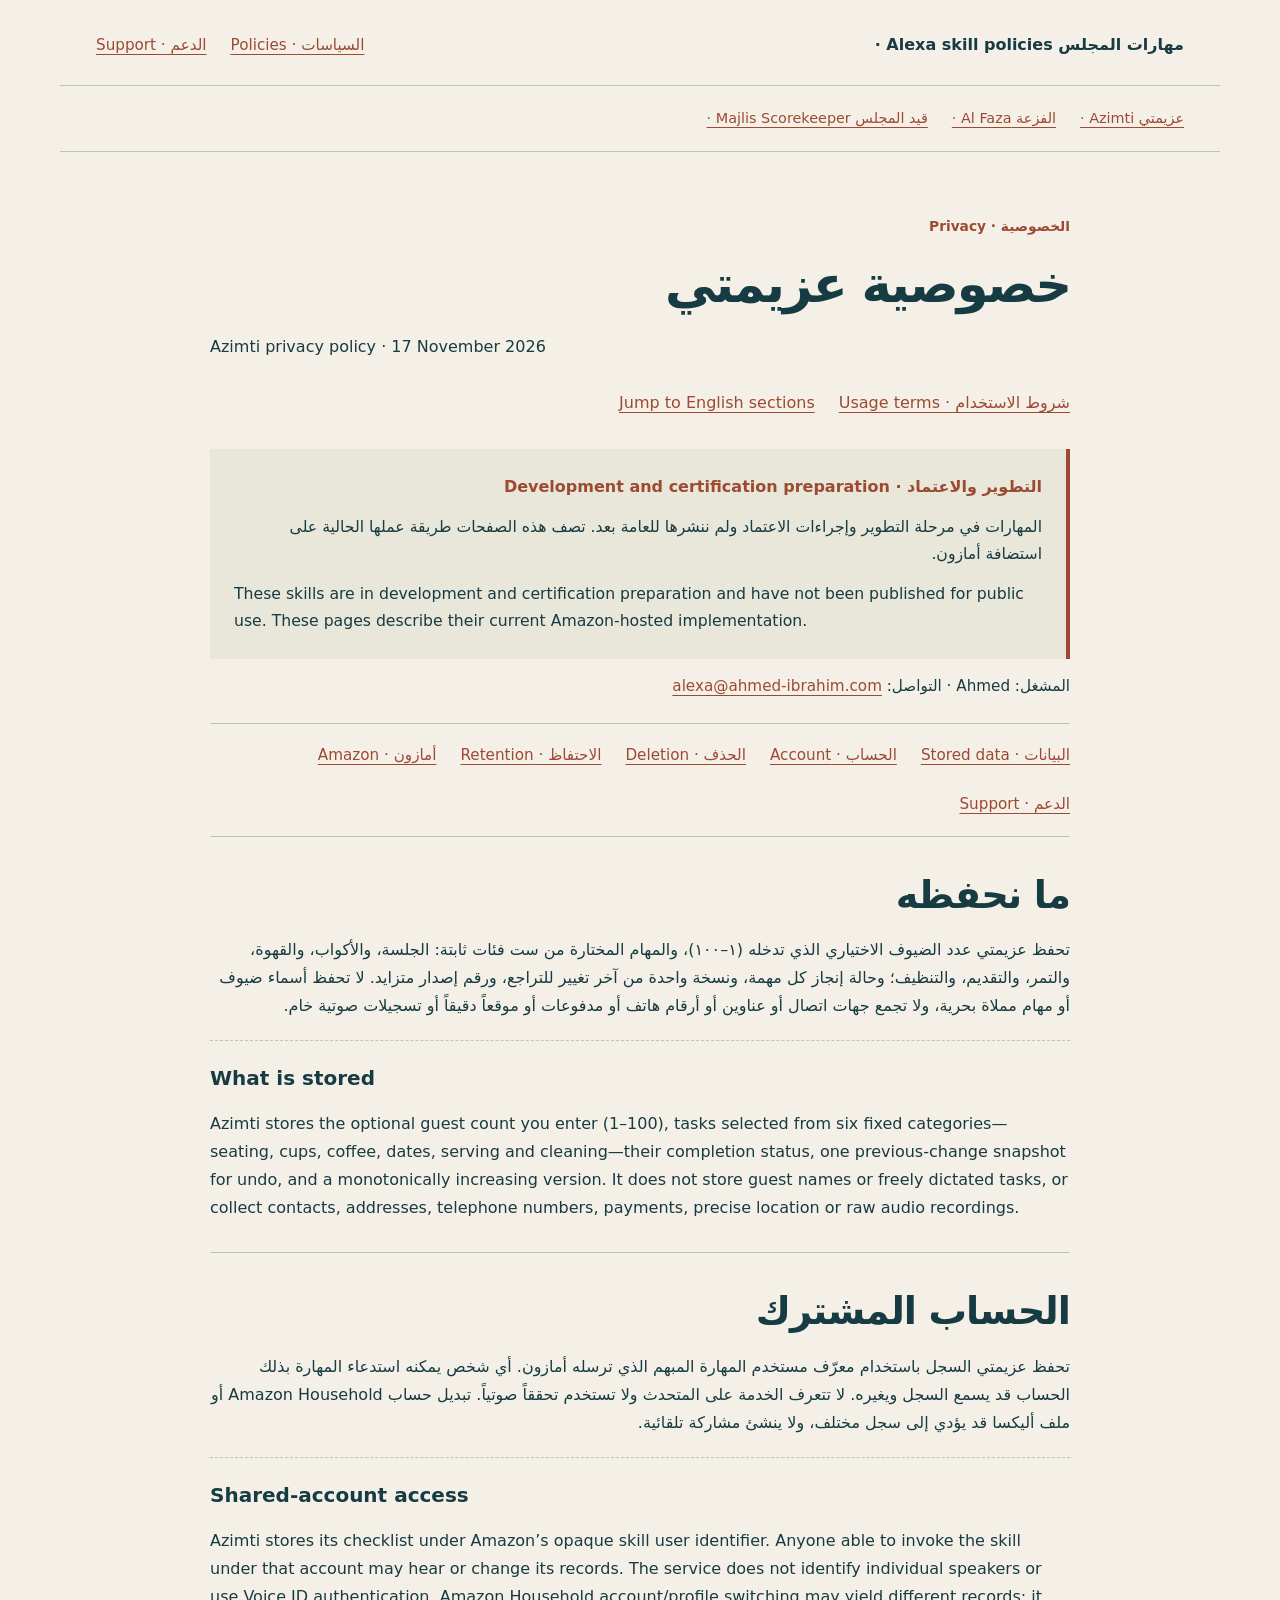
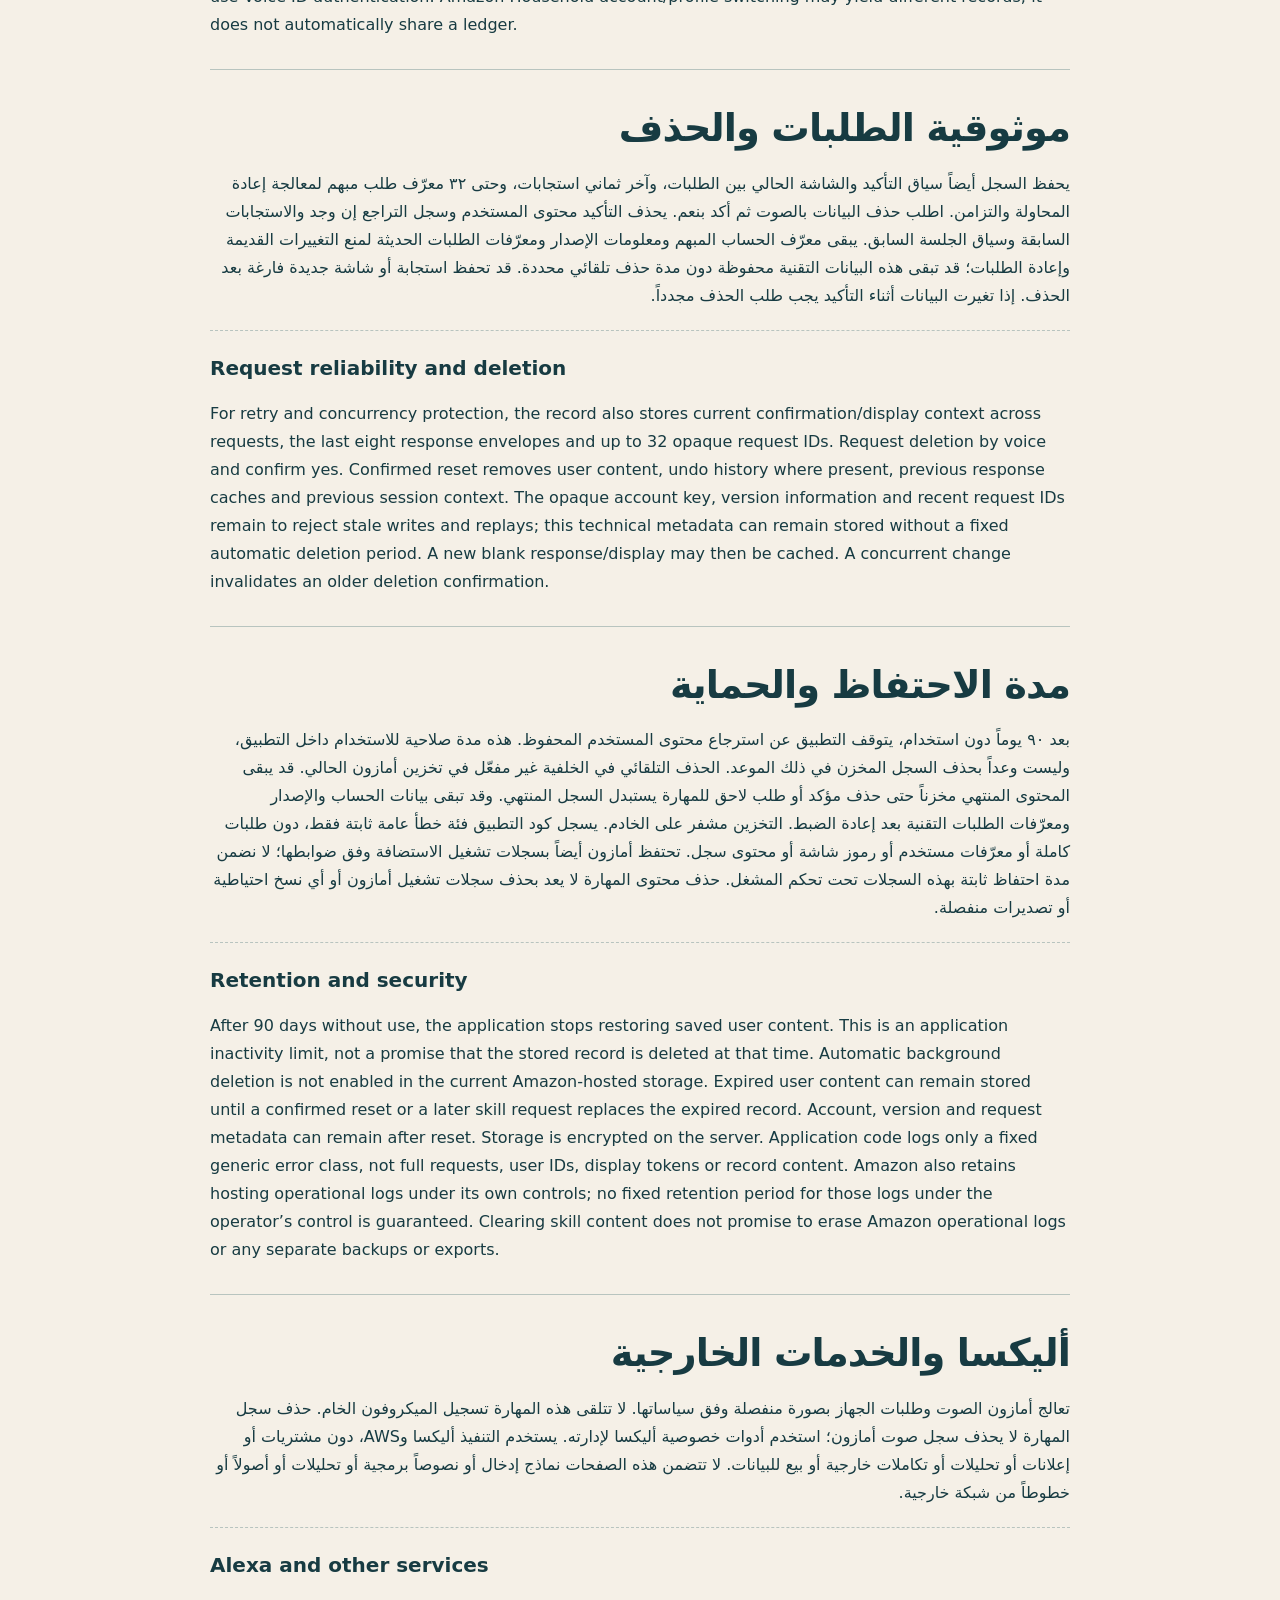
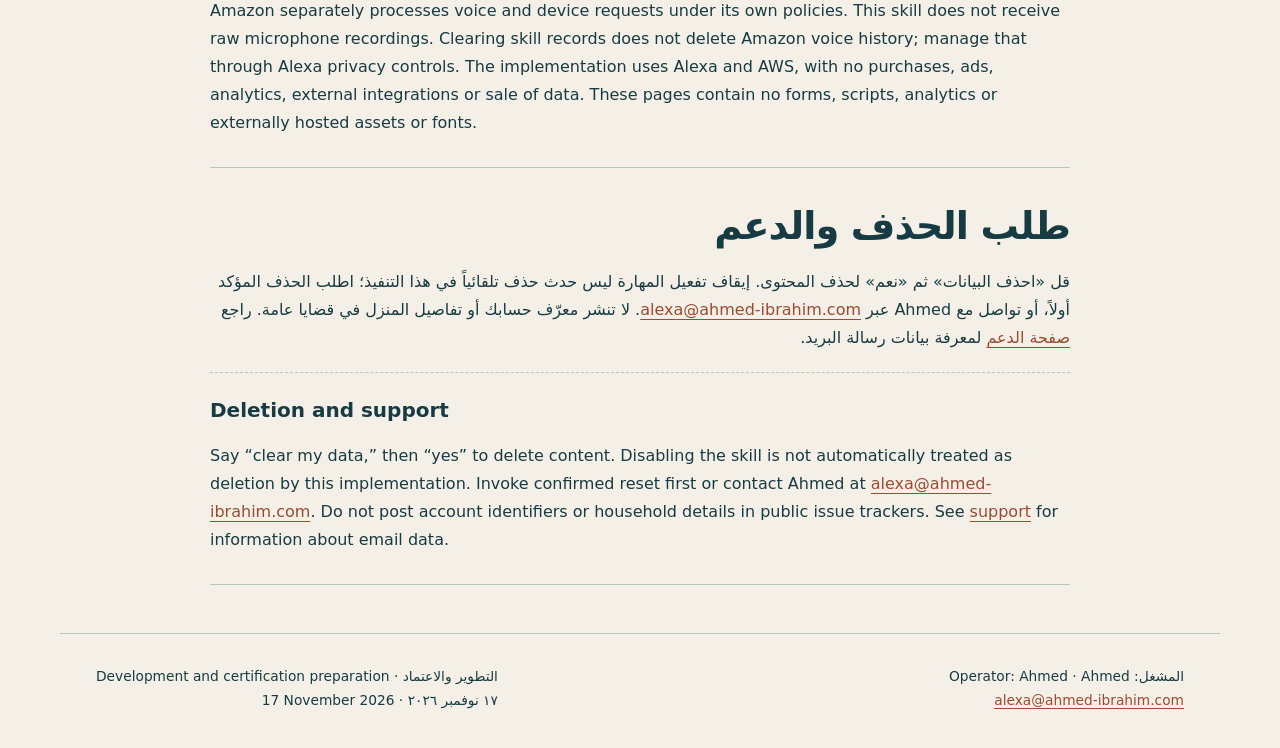
<file: docs/azimti/privacy.html>
<!doctype html>
<html lang="ar" dir="rtl">
<head>
  <meta charset="utf-8">
  <meta name="viewport" content="width=device-width, initial-scale=1">
  <meta name="description" content="Arabic and English privacy policy for the Azimti Alexa skill in development and certification preparation.">
  <title>خصوصية عزيمتي · Azimti privacy</title>
  <link rel="icon" href="../assets/azimti.png" type="image/png">
  <link rel="stylesheet" href="../assets/site.css">
</head>
<body>
<a class="skip" href="#main">تجاوز إلى المحتوى · Skip to content</a>
<header>
  <a class="brand" href="../index.html">مهارات المجلس <span lang="en" dir="ltr">· Alexa skill policies</span></a>
  <nav aria-label="التنقل الرئيسي · Main navigation"><a href="../index.html">السياسات · Policies</a><a href="../support.html">الدعم · Support</a></nav>
</header>
<nav class="skill-nav" aria-label="المهارات الثلاث · All three skills"><a href="../index.html#azimti">عزيمتي <span lang="en" dir="ltr">· Azimti</span></a><a href="../index.html#al-faza">الفزعة <span lang="en" dir="ltr">· Al Faza</span></a><a href="../index.html#baloot">قيد المجلس <span lang="en" dir="ltr">· Majlis Scorekeeper</span></a></nav>
<main id="main">
<article class="policy">
<p class="status">الخصوصية · Privacy</p>
<h1>خصوصية عزيمتي</h1>
<p lang="en" dir="ltr">Azimti privacy policy · 17 November 2026</p>
<div class="links"><a href="terms.html">شروط الاستخدام · Usage terms</a><a href="#stored-en" lang="en" dir="ltr">Jump to English sections</a></div>
<aside class="notice" aria-label="حالة التطوير · Development status">
  <strong>التطوير والاعتماد · <span lang="en" dir="ltr">Development and certification preparation</span></strong>
  <p>المهارات في مرحلة التطوير وإجراءات الاعتماد ولم ننشرها للعامة بعد. تصف هذه الصفحات طريقة عملها الحالية على استضافة أمازون.</p>
  <p lang="en" dir="ltr">These skills are in development and certification preparation and have not been published for public use. These pages describe their current Amazon-hosted implementation.</p>
</aside>
<p class="operator">المشغل: <span lang="en" dir="ltr">Ahmed</span> · التواصل: <a lang="en" dir="ltr" href="mailto:alexa@ahmed-ibrahim.com">alexa@ahmed-ibrahim.com</a></p>
<nav class="contents" aria-label="أقسام سياسة الخصوصية · Privacy sections"><a href="#stored">البيانات · Stored data</a><a href="#account">الحساب · Account</a><a href="#reset">الحذف · Deletion</a><a href="#retention">الاحتفاظ · Retention</a><a href="#amazon">أمازون · Amazon</a><a href="#support">الدعم · Support</a></nav>
<section aria-labelledby="stored">
  <h2 id="stored">ما نحفظه</h2>
  <p>تحفظ عزيمتي عدد الضيوف الاختياري الذي تدخله (١–١٠٠)، والمهام المختارة من ست فئات ثابتة: الجلسة، والأكواب، والقهوة، والتمر، والتقديم، والتنظيف؛ وحالة إنجاز كل مهمة، ونسخة واحدة من آخر تغيير للتراجع، ورقم إصدار متزايد. لا تحفظ أسماء ضيوف أو مهام مملاة بحرية، ولا تجمع جهات اتصال أو عناوين أو أرقام هاتف أو مدفوعات أو موقعاً دقيقاً أو تسجيلات صوتية خام.</p>
  <div class="english" lang="en" dir="ltr">
    <h3 id="stored-en">What is stored</h3>
    <p>Azimti stores the optional guest count you enter (1–100), tasks selected from six fixed categories—seating, cups, coffee, dates, serving and cleaning—their completion status, one previous-change snapshot for undo, and a monotonically increasing version. It does not store guest names or freely dictated tasks, or collect contacts, addresses, telephone numbers, payments, precise location or raw audio recordings.</p>
  </div>
</section>
<section aria-labelledby="account"><h2 id="account">الحساب المشترك</h2><p>تحفظ عزيمتي السجل باستخدام معرّف مستخدم المهارة المبهم الذي ترسله أمازون. أي شخص يمكنه استدعاء المهارة بذلك الحساب قد يسمع السجل ويغيره. لا تتعرف الخدمة على المتحدث ولا تستخدم تحققاً صوتياً. تبديل حساب Amazon Household أو ملف أليكسا قد يؤدي إلى سجل مختلف، ولا ينشئ مشاركة تلقائية.</p><div class="english" lang="en" dir="ltr"><h3 id="account-en">Shared-account access</h3><p>Azimti stores its checklist under Amazon’s opaque skill user identifier. Anyone able to invoke the skill under that account may hear or change its records. The service does not identify individual speakers or use Voice ID authentication. Amazon Household account/profile switching may yield different records; it does not automatically share a ledger.</p></div></section>
<section aria-labelledby="reset"><h2 id="reset">موثوقية الطلبات والحذف</h2><p>يحفظ السجل أيضاً سياق التأكيد والشاشة الحالي بين الطلبات، وآخر ثماني استجابات، وحتى ٣٢ معرّف طلب مبهم لمعالجة إعادة المحاولة والتزامن. اطلب حذف البيانات بالصوت ثم أكد بنعم. يحذف التأكيد محتوى المستخدم وسجل التراجع إن وجد والاستجابات السابقة وسياق الجلسة السابق. يبقى معرّف الحساب المبهم ومعلومات الإصدار ومعرّفات الطلبات الحديثة لمنع التغييرات القديمة وإعادة الطلبات؛ قد تبقى هذه البيانات التقنية محفوظة دون مدة حذف تلقائي محددة. قد تحفظ استجابة أو شاشة جديدة فارغة بعد الحذف. إذا تغيرت البيانات أثناء التأكيد يجب طلب الحذف مجدداً.</p><div class="english" lang="en" dir="ltr"><h3 id="reset-en">Request reliability and deletion</h3><p>For retry and concurrency protection, the record also stores current confirmation/display context across requests, the last eight response envelopes and up to 32 opaque request IDs. Request deletion by voice and confirm yes. Confirmed reset removes user content, undo history where present, previous response caches and previous session context. The opaque account key, version information and recent request IDs remain to reject stale writes and replays; this technical metadata can remain stored without a fixed automatic deletion period. A new blank response/display may then be cached. A concurrent change invalidates an older deletion confirmation.</p></div></section>
<section aria-labelledby="retention"><h2 id="retention">مدة الاحتفاظ والحماية</h2><p>بعد ٩٠ يوماً دون استخدام، يتوقف التطبيق عن استرجاع محتوى المستخدم المحفوظ. هذه مدة صلاحية للاستخدام داخل التطبيق، وليست وعداً بحذف السجل المخزن في ذلك الموعد. الحذف التلقائي في الخلفية غير مفعّل في تخزين أمازون الحالي. قد يبقى المحتوى المنتهي مخزناً حتى حذف مؤكد أو طلب لاحق للمهارة يستبدل السجل المنتهي. وقد تبقى بيانات الحساب والإصدار ومعرّفات الطلبات التقنية بعد إعادة الضبط. التخزين مشفر على الخادم. يسجل كود التطبيق فئة خطأ عامة ثابتة فقط، دون طلبات كاملة أو معرّفات مستخدم أو رموز شاشة أو محتوى سجل. تحتفظ أمازون أيضاً بسجلات تشغيل الاستضافة وفق ضوابطها؛ لا نضمن مدة احتفاظ ثابتة بهذه السجلات تحت تحكم المشغل. حذف محتوى المهارة لا يعد بحذف سجلات تشغيل أمازون أو أي نسخ احتياطية أو تصديرات منفصلة.</p><div class="english" lang="en" dir="ltr"><h3 id="retention-en">Retention and security</h3><p>After 90 days without use, the application stops restoring saved user content. This is an application inactivity limit, not a promise that the stored record is deleted at that time. Automatic background deletion is not enabled in the current Amazon-hosted storage. Expired user content can remain stored until a confirmed reset or a later skill request replaces the expired record. Account, version and request metadata can remain after reset. Storage is encrypted on the server. Application code logs only a fixed generic error class, not full requests, user IDs, display tokens or record content. Amazon also retains hosting operational logs under its own controls; no fixed retention period for those logs under the operator’s control is guaranteed. Clearing skill content does not promise to erase Amazon operational logs or any separate backups or exports.</p></div></section>
<section aria-labelledby="amazon"><h2 id="amazon">أليكسا والخدمات الخارجية</h2><p>تعالج أمازون الصوت وطلبات الجهاز بصورة منفصلة وفق سياساتها. لا تتلقى هذه المهارة تسجيل الميكروفون الخام. حذف سجل المهارة لا يحذف سجل صوت أمازون؛ استخدم أدوات خصوصية أليكسا لإدارته. يستخدم التنفيذ أليكسا وAWS، دون مشتريات أو إعلانات أو تحليلات أو تكاملات خارجية أو بيع للبيانات. لا تتضمن هذه الصفحات نماذج إدخال أو نصوصاً برمجية أو تحليلات أو أصولاً أو خطوطاً من شبكة خارجية.</p><div class="english" lang="en" dir="ltr"><h3 id="amazon-en">Alexa and other services</h3><p>Amazon separately processes voice and device requests under its own policies. This skill does not receive raw microphone recordings. Clearing skill records does not delete Amazon voice history; manage that through Alexa privacy controls. The implementation uses Alexa and AWS, with no purchases, ads, analytics, external integrations or sale of data. These pages contain no forms, scripts, analytics or externally hosted assets or fonts.</p></div></section>
<section aria-labelledby="support">
  <h2 id="support">طلب الحذف والدعم</h2>
  <p>قل «احذف البيانات» ثم «نعم» لحذف المحتوى. إيقاف تفعيل المهارة ليس حدث حذف تلقائياً في هذا التنفيذ؛ اطلب الحذف المؤكد أولاً، أو تواصل مع Ahmed عبر <a lang="en" dir="ltr" href="mailto:alexa@ahmed-ibrahim.com">alexa@ahmed-ibrahim.com</a>. لا تنشر معرّف حسابك أو تفاصيل المنزل في قضايا عامة. راجع <a href="../support.html">صفحة الدعم</a> لمعرفة بيانات رسالة البريد.</p>
  <div class="english" lang="en" dir="ltr">
    <h3 id="support-en">Deletion and support</h3>
    <p>Say “clear my data,” then “yes” to delete content. Disabling the skill is not automatically treated as deletion by this implementation. Invoke confirmed reset first or contact Ahmed at <a href="mailto:alexa@ahmed-ibrahim.com">alexa@ahmed-ibrahim.com</a>. Do not post account identifiers or household details in public issue trackers. See <a href="../support.html">support</a> for information about email data.</p>
  </div>
</section>
</article>
</main>
<footer>
  <div>المشغل: <span lang="en" dir="ltr">Ahmed</span> · <span lang="en" dir="ltr">Operator: Ahmed</span><br><a lang="en" dir="ltr" href="mailto:alexa@ahmed-ibrahim.com">alexa@ahmed-ibrahim.com</a></div>
  <div>التطوير والاعتماد · <span lang="en" dir="ltr">Development and certification preparation</span><br>١٧ نوفمبر ٢٠٢٦ · <span lang="en" dir="ltr">17 November 2026</span></div>
</footer>
</body>
</html>
</file>
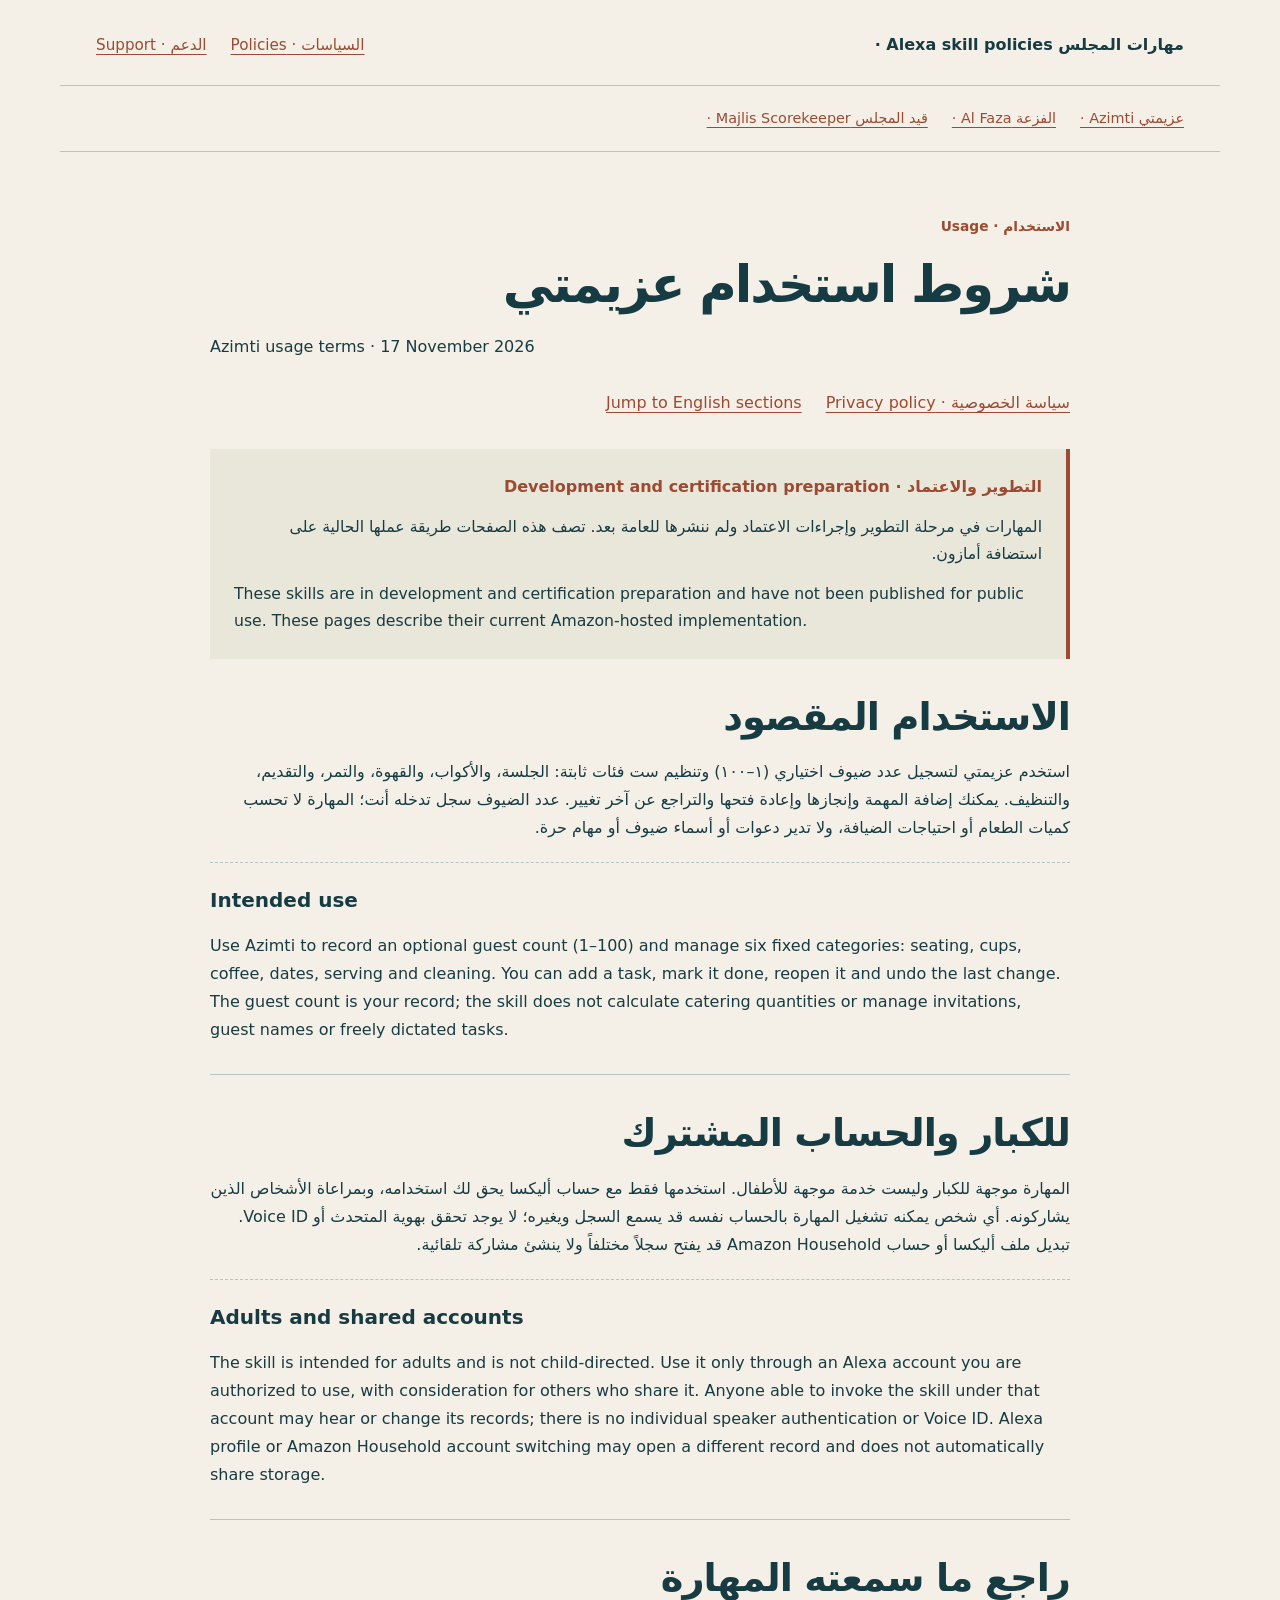
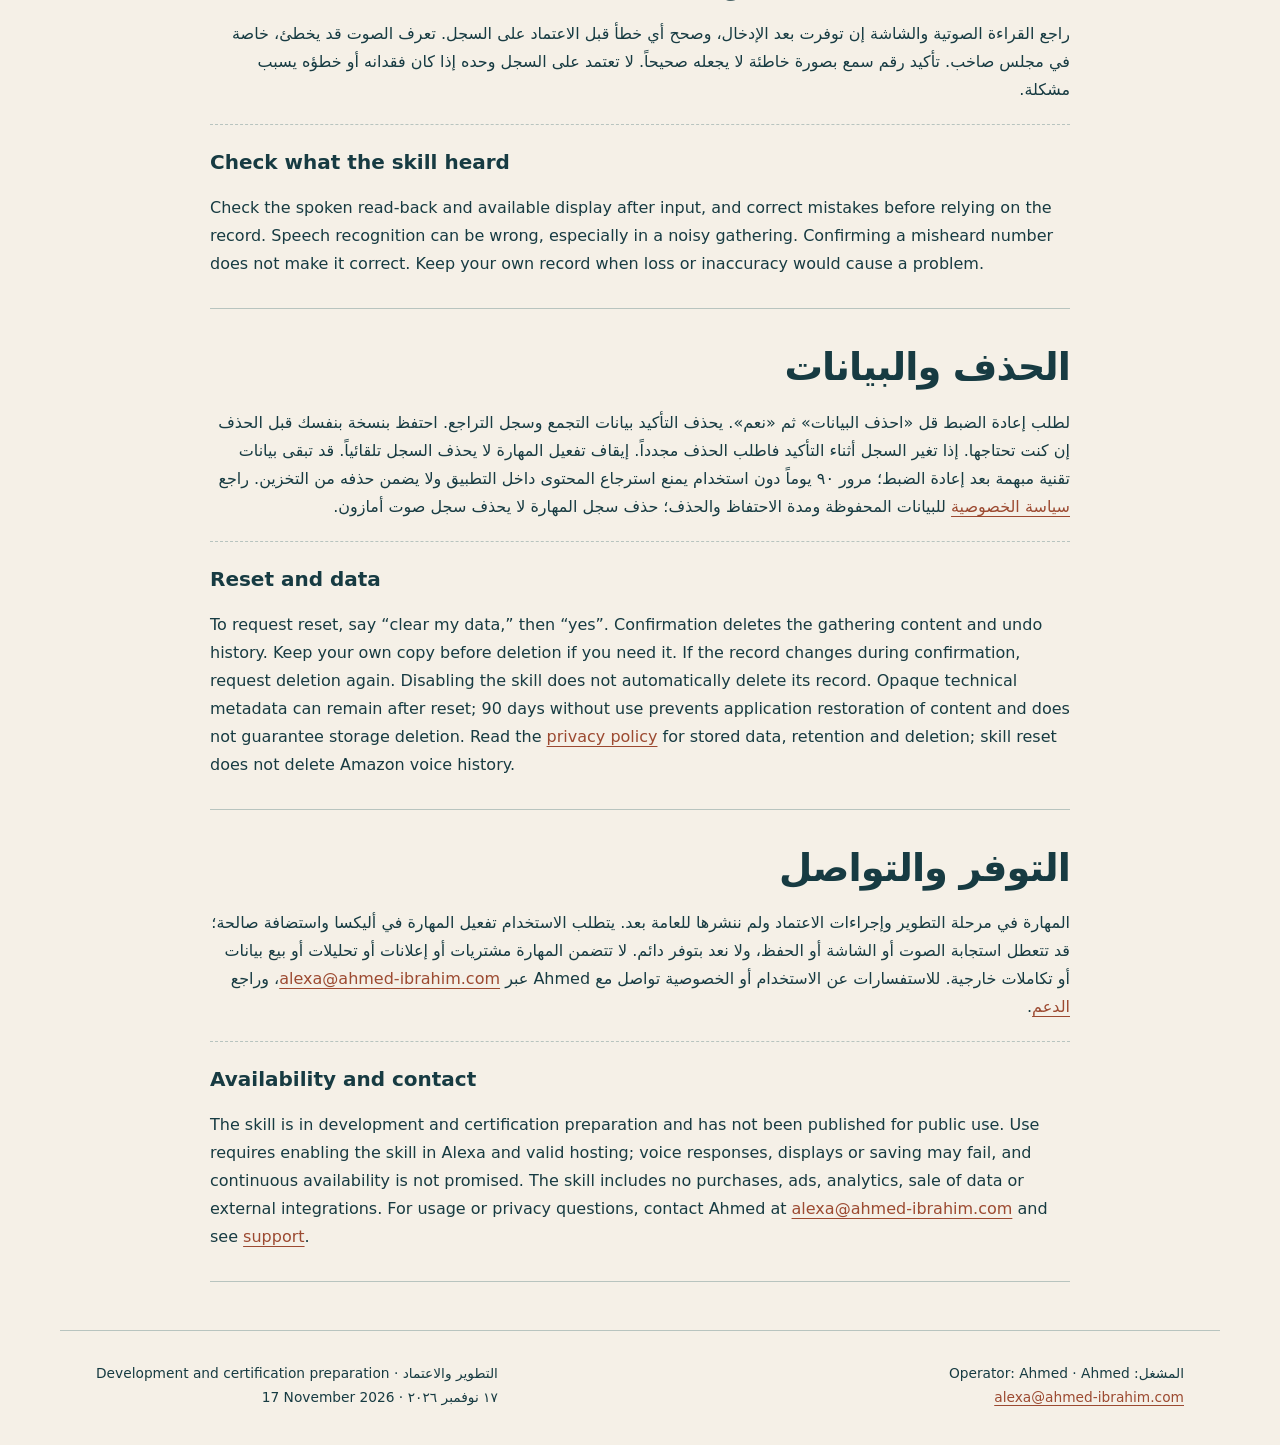
<file: docs/azimti/terms.html>
<!doctype html>
<html lang="ar" dir="rtl">
<head>
  <meta charset="utf-8">
  <meta name="viewport" content="width=device-width, initial-scale=1">
  <meta name="description" content="Plain Arabic and English usage terms for the Azimti Alexa skill in development and certification preparation.">
  <title>استخدام عزيمتي · Azimti terms</title>
  <link rel="icon" href="../assets/azimti.png" type="image/png">
  <link rel="stylesheet" href="../assets/site.css">
</head>
<body>
<a class="skip" href="#main">تجاوز إلى المحتوى · Skip to content</a>
<header>
  <a class="brand" href="../index.html">مهارات المجلس <span lang="en" dir="ltr">· Alexa skill policies</span></a>
  <nav aria-label="التنقل الرئيسي · Main navigation"><a href="../index.html">السياسات · Policies</a><a href="../support.html">الدعم · Support</a></nav>
</header>
<nav class="skill-nav" aria-label="المهارات الثلاث · All three skills"><a href="../index.html#azimti">عزيمتي <span lang="en" dir="ltr">· Azimti</span></a><a href="../index.html#al-faza">الفزعة <span lang="en" dir="ltr">· Al Faza</span></a><a href="../index.html#baloot">قيد المجلس <span lang="en" dir="ltr">· Majlis Scorekeeper</span></a></nav>
<main id="main">
<article class="policy">
<p class="status">الاستخدام · Usage</p>
<h1>شروط استخدام عزيمتي</h1>
<p lang="en" dir="ltr">Azimti usage terms · 17 November 2026</p>
<div class="links"><a href="privacy.html">سياسة الخصوصية · Privacy policy</a><a href="#scope-en" lang="en" dir="ltr">Jump to English sections</a></div>
<aside class="notice" aria-label="حالة التطوير · Development status">
  <strong>التطوير والاعتماد · <span lang="en" dir="ltr">Development and certification preparation</span></strong>
  <p>المهارات في مرحلة التطوير وإجراءات الاعتماد ولم ننشرها للعامة بعد. تصف هذه الصفحات طريقة عملها الحالية على استضافة أمازون.</p>
  <p lang="en" dir="ltr">These skills are in development and certification preparation and have not been published for public use. These pages describe their current Amazon-hosted implementation.</p>
</aside>
<section aria-labelledby="scope">
  <h2 id="scope">الاستخدام المقصود</h2>
  <p>استخدم عزيمتي لتسجيل عدد ضيوف اختياري (١–١٠٠) وتنظيم ست فئات ثابتة: الجلسة، والأكواب، والقهوة، والتمر، والتقديم، والتنظيف. يمكنك إضافة المهمة وإنجازها وإعادة فتحها والتراجع عن آخر تغيير. عدد الضيوف سجل تدخله أنت؛ المهارة لا تحسب كميات الطعام أو احتياجات الضيافة، ولا تدير دعوات أو أسماء ضيوف أو مهام حرة.</p>
  <div class="english" lang="en" dir="ltr">
    <h3 id="scope-en">Intended use</h3>
    <p>Use Azimti to record an optional guest count (1–100) and manage six fixed categories: seating, cups, coffee, dates, serving and cleaning. You can add a task, mark it done, reopen it and undo the last change. The guest count is your record; the skill does not calculate catering quantities or manage invitations, guest names or freely dictated tasks.</p>
  </div>
</section>
<section aria-labelledby="account">
  <h2 id="account">للكبار والحساب المشترك</h2>
  <p>المهارة موجهة للكبار وليست خدمة موجهة للأطفال. استخدمها فقط مع حساب أليكسا يحق لك استخدامه، وبمراعاة الأشخاص الذين يشاركونه. أي شخص يمكنه تشغيل المهارة بالحساب نفسه قد يسمع السجل ويغيره؛ لا يوجد تحقق بهوية المتحدث أو Voice ID. تبديل ملف أليكسا أو حساب Amazon Household قد يفتح سجلاً مختلفاً ولا ينشئ مشاركة تلقائية.</p>
  <div class="english" lang="en" dir="ltr">
    <h3 id="account-en">Adults and shared accounts</h3>
    <p>The skill is intended for adults and is not child-directed. Use it only through an Alexa account you are authorized to use, with consideration for others who share it. Anyone able to invoke the skill under that account may hear or change its records; there is no individual speaker authentication or Voice ID. Alexa profile or Amazon Household account switching may open a different record and does not automatically share storage.</p>
  </div>
</section>
<section aria-labelledby="accuracy">
  <h2 id="accuracy">راجع ما سمعته المهارة</h2>
  <p>راجع القراءة الصوتية والشاشة إن توفرت بعد الإدخال، وصحح أي خطأ قبل الاعتماد على السجل. تعرف الصوت قد يخطئ، خاصة في مجلس صاخب. تأكيد رقم سمع بصورة خاطئة لا يجعله صحيحاً. لا تعتمد على السجل وحده إذا كان فقدانه أو خطؤه يسبب مشكلة.</p>
  <div class="english" lang="en" dir="ltr">
    <h3 id="accuracy-en">Check what the skill heard</h3>
    <p>Check the spoken read-back and available display after input, and correct mistakes before relying on the record. Speech recognition can be wrong, especially in a noisy gathering. Confirming a misheard number does not make it correct. Keep your own record when loss or inaccuracy would cause a problem.</p>
  </div>
</section>
<section aria-labelledby="reset">
  <h2 id="reset">الحذف والبيانات</h2>
  <p>لطلب إعادة الضبط قل «احذف البيانات» ثم «نعم». يحذف التأكيد بيانات التجمع وسجل التراجع. احتفظ بنسخة بنفسك قبل الحذف إن كنت تحتاجها. إذا تغير السجل أثناء التأكيد فاطلب الحذف مجدداً. إيقاف تفعيل المهارة لا يحذف السجل تلقائياً. قد تبقى بيانات تقنية مبهمة بعد إعادة الضبط؛ مرور ٩٠ يوماً دون استخدام يمنع استرجاع المحتوى داخل التطبيق ولا يضمن حذفه من التخزين. راجع <a href="privacy.html">سياسة الخصوصية</a> للبيانات المحفوظة ومدة الاحتفاظ والحذف؛ حذف سجل المهارة لا يحذف سجل صوت أمازون.</p>
  <div class="english" lang="en" dir="ltr">
    <h3 id="reset-en">Reset and data</h3>
    <p>To request reset, say “clear my data,” then “yes”. Confirmation deletes the gathering content and undo history. Keep your own copy before deletion if you need it. If the record changes during confirmation, request deletion again. Disabling the skill does not automatically delete its record. Opaque technical metadata can remain after reset; 90 days without use prevents application restoration of content and does not guarantee storage deletion. Read the <a href="privacy.html">privacy policy</a> for stored data, retention and deletion; skill reset does not delete Amazon voice history.</p>
  </div>
</section>
<section aria-labelledby="contact">
  <h2 id="contact">التوفر والتواصل</h2>
  <p>المهارة في مرحلة التطوير وإجراءات الاعتماد ولم ننشرها للعامة بعد. يتطلب الاستخدام تفعيل المهارة في أليكسا واستضافة صالحة؛ قد تتعطل استجابة الصوت أو الشاشة أو الحفظ، ولا نعد بتوفر دائم. لا تتضمن المهارة مشتريات أو إعلانات أو تحليلات أو بيع بيانات أو تكاملات خارجية. للاستفسارات عن الاستخدام أو الخصوصية تواصل مع Ahmed عبر <a lang="en" dir="ltr" href="mailto:alexa@ahmed-ibrahim.com">alexa@ahmed-ibrahim.com</a>، وراجع <a href="../support.html">الدعم</a>.</p>
  <div class="english" lang="en" dir="ltr">
    <h3 id="contact-en">Availability and contact</h3>
    <p>The skill is in development and certification preparation and has not been published for public use. Use requires enabling the skill in Alexa and valid hosting; voice responses, displays or saving may fail, and continuous availability is not promised. The skill includes no purchases, ads, analytics, sale of data or external integrations. For usage or privacy questions, contact Ahmed at <a href="mailto:alexa@ahmed-ibrahim.com">alexa@ahmed-ibrahim.com</a> and see <a href="../support.html">support</a>.</p>
  </div>
</section>
</article>
</main>
<footer>
  <div>المشغل: <span lang="en" dir="ltr">Ahmed</span> · <span lang="en" dir="ltr">Operator: Ahmed</span><br><a lang="en" dir="ltr" href="mailto:alexa@ahmed-ibrahim.com">alexa@ahmed-ibrahim.com</a></div>
  <div>التطوير والاعتماد · <span lang="en" dir="ltr">Development and certification preparation</span><br>١٧ نوفمبر ٢٠٢٦ · <span lang="en" dir="ltr">17 November 2026</span></div>
</footer>
</body>
</html>
</file>
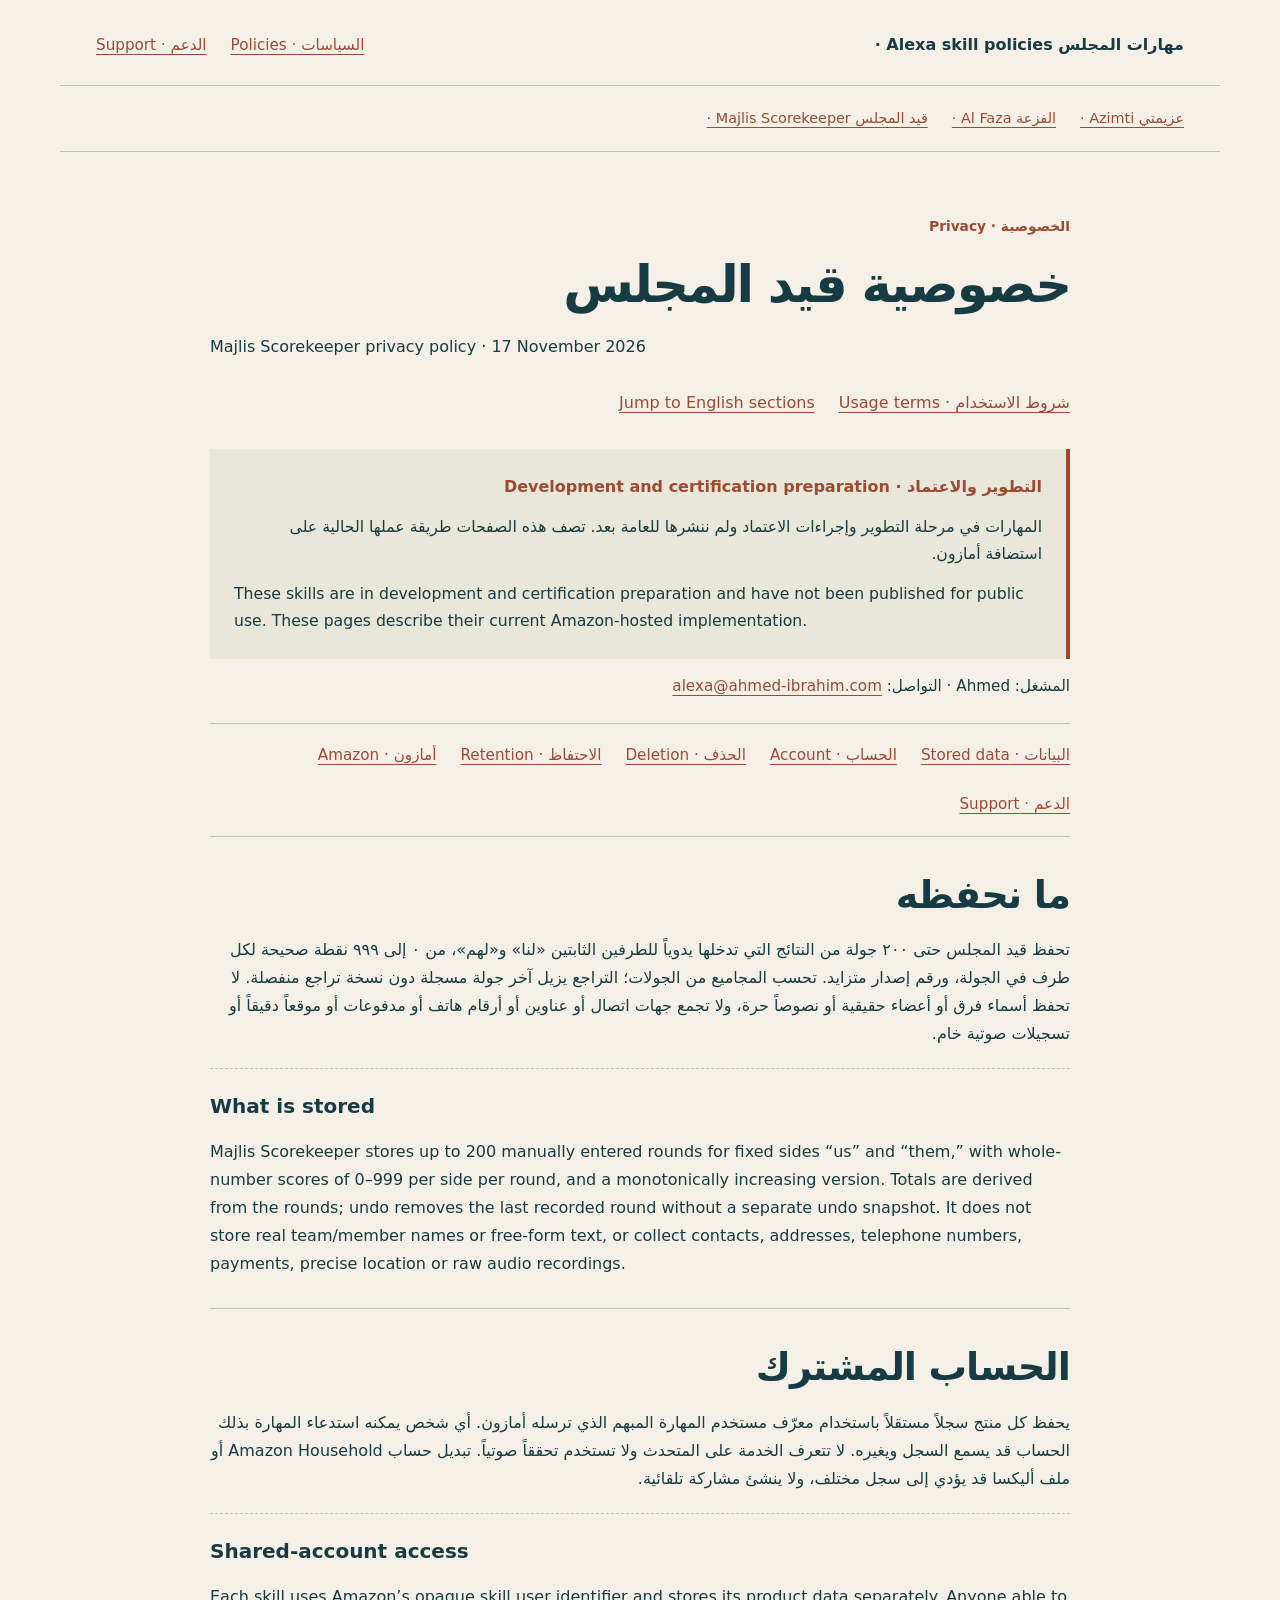
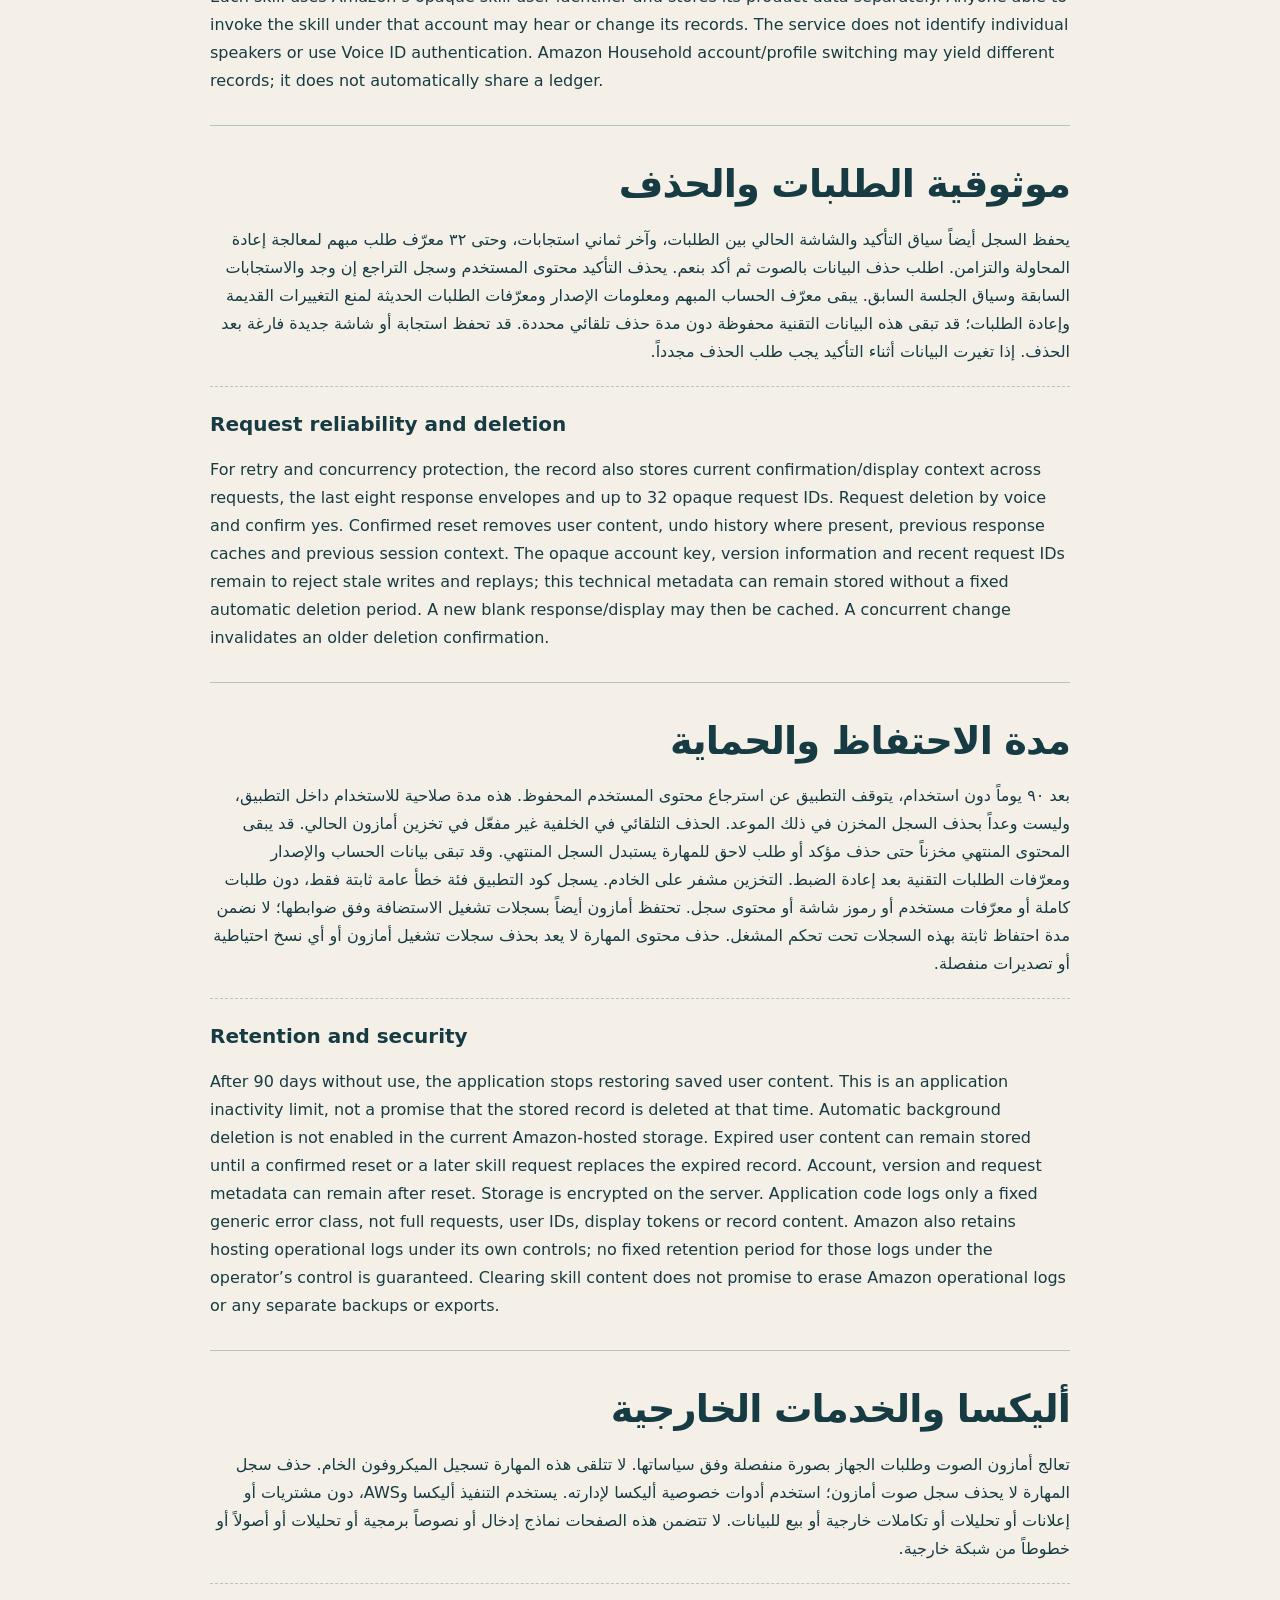
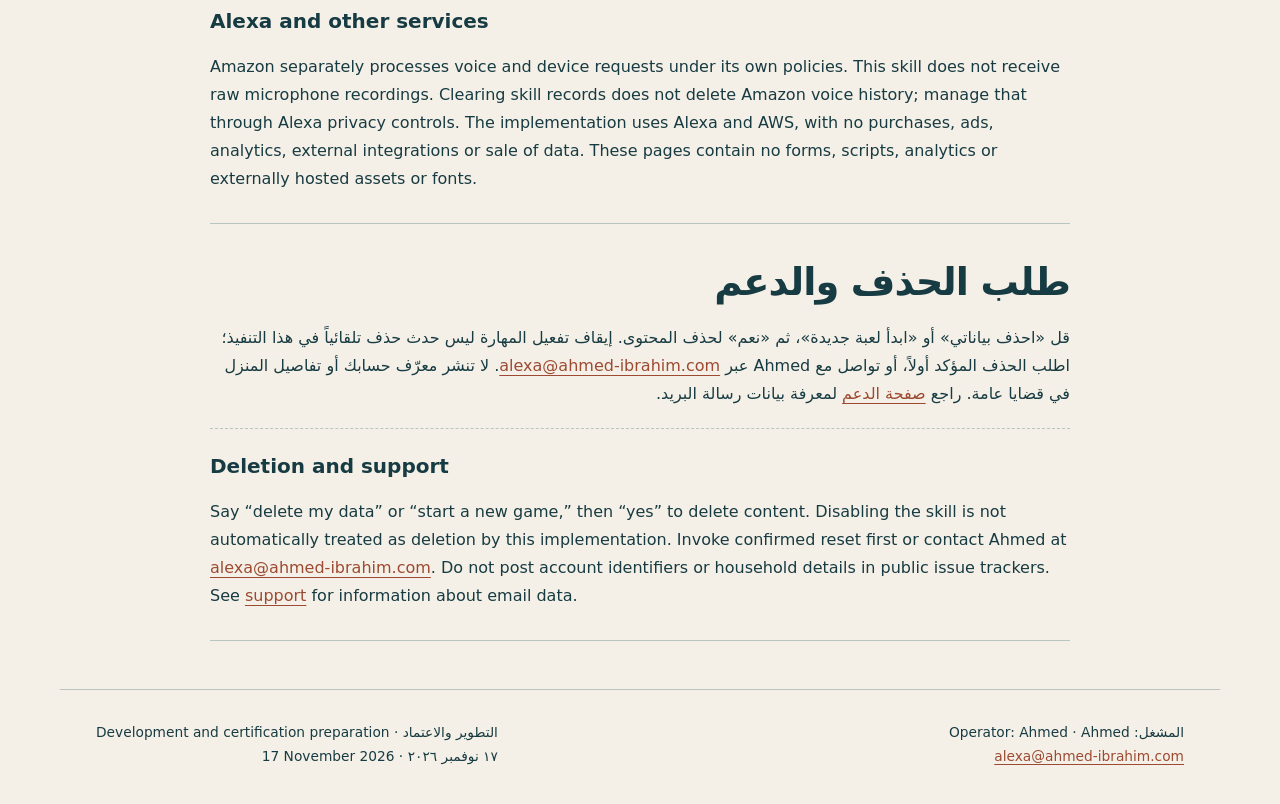
<file: docs/baloot/privacy.html>
<!doctype html>
<html lang="ar" dir="rtl">
<head>
  <meta charset="utf-8">
  <meta name="viewport" content="width=device-width, initial-scale=1">
  <meta name="description" content="Arabic and English privacy policy for the Majlis Scorekeeper Alexa skill in development and certification preparation.">
  <title>خصوصية قيد المجلس · Majlis Scorekeeper privacy</title>
  <link rel="icon" href="../assets/baloot.png" type="image/png">
  <link rel="stylesheet" href="../assets/site.css">
</head>
<body>
<a class="skip" href="#main">تجاوز إلى المحتوى · Skip to content</a>
<header>
  <a class="brand" href="../index.html">مهارات المجلس <span lang="en" dir="ltr">· Alexa skill policies</span></a>
  <nav aria-label="التنقل الرئيسي · Main navigation"><a href="../index.html">السياسات · Policies</a><a href="../support.html">الدعم · Support</a></nav>
</header>
<nav class="skill-nav" aria-label="المهارات الثلاث · All three skills"><a href="../index.html#azimti">عزيمتي <span lang="en" dir="ltr">· Azimti</span></a><a href="../index.html#al-faza">الفزعة <span lang="en" dir="ltr">· Al Faza</span></a><a href="../index.html#baloot">قيد المجلس <span lang="en" dir="ltr">· Majlis Scorekeeper</span></a></nav>
<main id="main">
<article class="policy">
<p class="status">الخصوصية · Privacy</p>
<h1>خصوصية قيد المجلس</h1>
<p lang="en" dir="ltr">Majlis Scorekeeper privacy policy · 17 November 2026</p>
<div class="links"><a href="terms.html">شروط الاستخدام · Usage terms</a><a href="#stored-en" lang="en" dir="ltr">Jump to English sections</a></div>
<aside class="notice" aria-label="حالة التطوير · Development status">
  <strong>التطوير والاعتماد · <span lang="en" dir="ltr">Development and certification preparation</span></strong>
  <p>المهارات في مرحلة التطوير وإجراءات الاعتماد ولم ننشرها للعامة بعد. تصف هذه الصفحات طريقة عملها الحالية على استضافة أمازون.</p>
  <p lang="en" dir="ltr">These skills are in development and certification preparation and have not been published for public use. These pages describe their current Amazon-hosted implementation.</p>
</aside>
<p class="operator">المشغل: <span lang="en" dir="ltr">Ahmed</span> · التواصل: <a lang="en" dir="ltr" href="mailto:alexa@ahmed-ibrahim.com">alexa@ahmed-ibrahim.com</a></p>
<nav class="contents" aria-label="أقسام سياسة الخصوصية · Privacy sections"><a href="#stored">البيانات · Stored data</a><a href="#account">الحساب · Account</a><a href="#reset">الحذف · Deletion</a><a href="#retention">الاحتفاظ · Retention</a><a href="#amazon">أمازون · Amazon</a><a href="#support">الدعم · Support</a></nav>
<section aria-labelledby="stored">
  <h2 id="stored">ما نحفظه</h2>
  <p>تحفظ قيد المجلس حتى ٢٠٠ جولة من النتائج التي تدخلها يدوياً للطرفين الثابتين «لنا» و«لهم»، من ٠ إلى ٩٩٩ نقطة صحيحة لكل طرف في الجولة، ورقم إصدار متزايد. تحسب المجاميع من الجولات؛ التراجع يزيل آخر جولة مسجلة دون نسخة تراجع منفصلة. لا تحفظ أسماء فرق أو أعضاء حقيقية أو نصوصاً حرة، ولا تجمع جهات اتصال أو عناوين أو أرقام هاتف أو مدفوعات أو موقعاً دقيقاً أو تسجيلات صوتية خام.</p>
  <div class="english" lang="en" dir="ltr">
    <h3 id="stored-en">What is stored</h3>
    <p>Majlis Scorekeeper stores up to 200 manually entered rounds for fixed sides “us” and “them,” with whole-number scores of 0–999 per side per round, and a monotonically increasing version. Totals are derived from the rounds; undo removes the last recorded round without a separate undo snapshot. It does not store real team/member names or free-form text, or collect contacts, addresses, telephone numbers, payments, precise location or raw audio recordings.</p>
  </div>
</section>
<section aria-labelledby="account"><h2 id="account">الحساب المشترك</h2><p>يحفظ كل منتج سجلاً مستقلاً باستخدام معرّف مستخدم المهارة المبهم الذي ترسله أمازون. أي شخص يمكنه استدعاء المهارة بذلك الحساب قد يسمع السجل ويغيره. لا تتعرف الخدمة على المتحدث ولا تستخدم تحققاً صوتياً. تبديل حساب Amazon Household أو ملف أليكسا قد يؤدي إلى سجل مختلف، ولا ينشئ مشاركة تلقائية.</p><div class="english" lang="en" dir="ltr"><h3 id="account-en">Shared-account access</h3><p>Each skill uses Amazon’s opaque skill user identifier and stores its product data separately. Anyone able to invoke the skill under that account may hear or change its records. The service does not identify individual speakers or use Voice ID authentication. Amazon Household account/profile switching may yield different records; it does not automatically share a ledger.</p></div></section>
<section aria-labelledby="reset"><h2 id="reset">موثوقية الطلبات والحذف</h2><p>يحفظ السجل أيضاً سياق التأكيد والشاشة الحالي بين الطلبات، وآخر ثماني استجابات، وحتى ٣٢ معرّف طلب مبهم لمعالجة إعادة المحاولة والتزامن. اطلب حذف البيانات بالصوت ثم أكد بنعم. يحذف التأكيد محتوى المستخدم وسجل التراجع إن وجد والاستجابات السابقة وسياق الجلسة السابق. يبقى معرّف الحساب المبهم ومعلومات الإصدار ومعرّفات الطلبات الحديثة لمنع التغييرات القديمة وإعادة الطلبات؛ قد تبقى هذه البيانات التقنية محفوظة دون مدة حذف تلقائي محددة. قد تحفظ استجابة أو شاشة جديدة فارغة بعد الحذف. إذا تغيرت البيانات أثناء التأكيد يجب طلب الحذف مجدداً.</p><div class="english" lang="en" dir="ltr"><h3 id="reset-en">Request reliability and deletion</h3><p>For retry and concurrency protection, the record also stores current confirmation/display context across requests, the last eight response envelopes and up to 32 opaque request IDs. Request deletion by voice and confirm yes. Confirmed reset removes user content, undo history where present, previous response caches and previous session context. The opaque account key, version information and recent request IDs remain to reject stale writes and replays; this technical metadata can remain stored without a fixed automatic deletion period. A new blank response/display may then be cached. A concurrent change invalidates an older deletion confirmation.</p></div></section>
<section aria-labelledby="retention"><h2 id="retention">مدة الاحتفاظ والحماية</h2><p>بعد ٩٠ يوماً دون استخدام، يتوقف التطبيق عن استرجاع محتوى المستخدم المحفوظ. هذه مدة صلاحية للاستخدام داخل التطبيق، وليست وعداً بحذف السجل المخزن في ذلك الموعد. الحذف التلقائي في الخلفية غير مفعّل في تخزين أمازون الحالي. قد يبقى المحتوى المنتهي مخزناً حتى حذف مؤكد أو طلب لاحق للمهارة يستبدل السجل المنتهي. وقد تبقى بيانات الحساب والإصدار ومعرّفات الطلبات التقنية بعد إعادة الضبط. التخزين مشفر على الخادم. يسجل كود التطبيق فئة خطأ عامة ثابتة فقط، دون طلبات كاملة أو معرّفات مستخدم أو رموز شاشة أو محتوى سجل. تحتفظ أمازون أيضاً بسجلات تشغيل الاستضافة وفق ضوابطها؛ لا نضمن مدة احتفاظ ثابتة بهذه السجلات تحت تحكم المشغل. حذف محتوى المهارة لا يعد بحذف سجلات تشغيل أمازون أو أي نسخ احتياطية أو تصديرات منفصلة.</p><div class="english" lang="en" dir="ltr"><h3 id="retention-en">Retention and security</h3><p>After 90 days without use, the application stops restoring saved user content. This is an application inactivity limit, not a promise that the stored record is deleted at that time. Automatic background deletion is not enabled in the current Amazon-hosted storage. Expired user content can remain stored until a confirmed reset or a later skill request replaces the expired record. Account, version and request metadata can remain after reset. Storage is encrypted on the server. Application code logs only a fixed generic error class, not full requests, user IDs, display tokens or record content. Amazon also retains hosting operational logs under its own controls; no fixed retention period for those logs under the operator’s control is guaranteed. Clearing skill content does not promise to erase Amazon operational logs or any separate backups or exports.</p></div></section>
<section aria-labelledby="amazon"><h2 id="amazon">أليكسا والخدمات الخارجية</h2><p>تعالج أمازون الصوت وطلبات الجهاز بصورة منفصلة وفق سياساتها. لا تتلقى هذه المهارة تسجيل الميكروفون الخام. حذف سجل المهارة لا يحذف سجل صوت أمازون؛ استخدم أدوات خصوصية أليكسا لإدارته. يستخدم التنفيذ أليكسا وAWS، دون مشتريات أو إعلانات أو تحليلات أو تكاملات خارجية أو بيع للبيانات. لا تتضمن هذه الصفحات نماذج إدخال أو نصوصاً برمجية أو تحليلات أو أصولاً أو خطوطاً من شبكة خارجية.</p><div class="english" lang="en" dir="ltr"><h3 id="amazon-en">Alexa and other services</h3><p>Amazon separately processes voice and device requests under its own policies. This skill does not receive raw microphone recordings. Clearing skill records does not delete Amazon voice history; manage that through Alexa privacy controls. The implementation uses Alexa and AWS, with no purchases, ads, analytics, external integrations or sale of data. These pages contain no forms, scripts, analytics or externally hosted assets or fonts.</p></div></section>
<section aria-labelledby="support">
  <h2 id="support">طلب الحذف والدعم</h2>
  <p>قل «احذف بياناتي» أو «ابدأ لعبة جديدة»، ثم «نعم» لحذف المحتوى. إيقاف تفعيل المهارة ليس حدث حذف تلقائياً في هذا التنفيذ؛ اطلب الحذف المؤكد أولاً، أو تواصل مع Ahmed عبر <a lang="en" dir="ltr" href="mailto:alexa@ahmed-ibrahim.com">alexa@ahmed-ibrahim.com</a>. لا تنشر معرّف حسابك أو تفاصيل المنزل في قضايا عامة. راجع <a href="../support.html">صفحة الدعم</a> لمعرفة بيانات رسالة البريد.</p>
  <div class="english" lang="en" dir="ltr">
    <h3 id="support-en">Deletion and support</h3>
    <p>Say “delete my data” or “start a new game,” then “yes” to delete content. Disabling the skill is not automatically treated as deletion by this implementation. Invoke confirmed reset first or contact Ahmed at <a href="mailto:alexa@ahmed-ibrahim.com">alexa@ahmed-ibrahim.com</a>. Do not post account identifiers or household details in public issue trackers. See <a href="../support.html">support</a> for information about email data.</p>
  </div>
</section>
</article>
</main>
<footer>
  <div>المشغل: <span lang="en" dir="ltr">Ahmed</span> · <span lang="en" dir="ltr">Operator: Ahmed</span><br><a lang="en" dir="ltr" href="mailto:alexa@ahmed-ibrahim.com">alexa@ahmed-ibrahim.com</a></div>
  <div>التطوير والاعتماد · <span lang="en" dir="ltr">Development and certification preparation</span><br>١٧ نوفمبر ٢٠٢٦ · <span lang="en" dir="ltr">17 November 2026</span></div>
</footer>
</body>
</html>
</file>
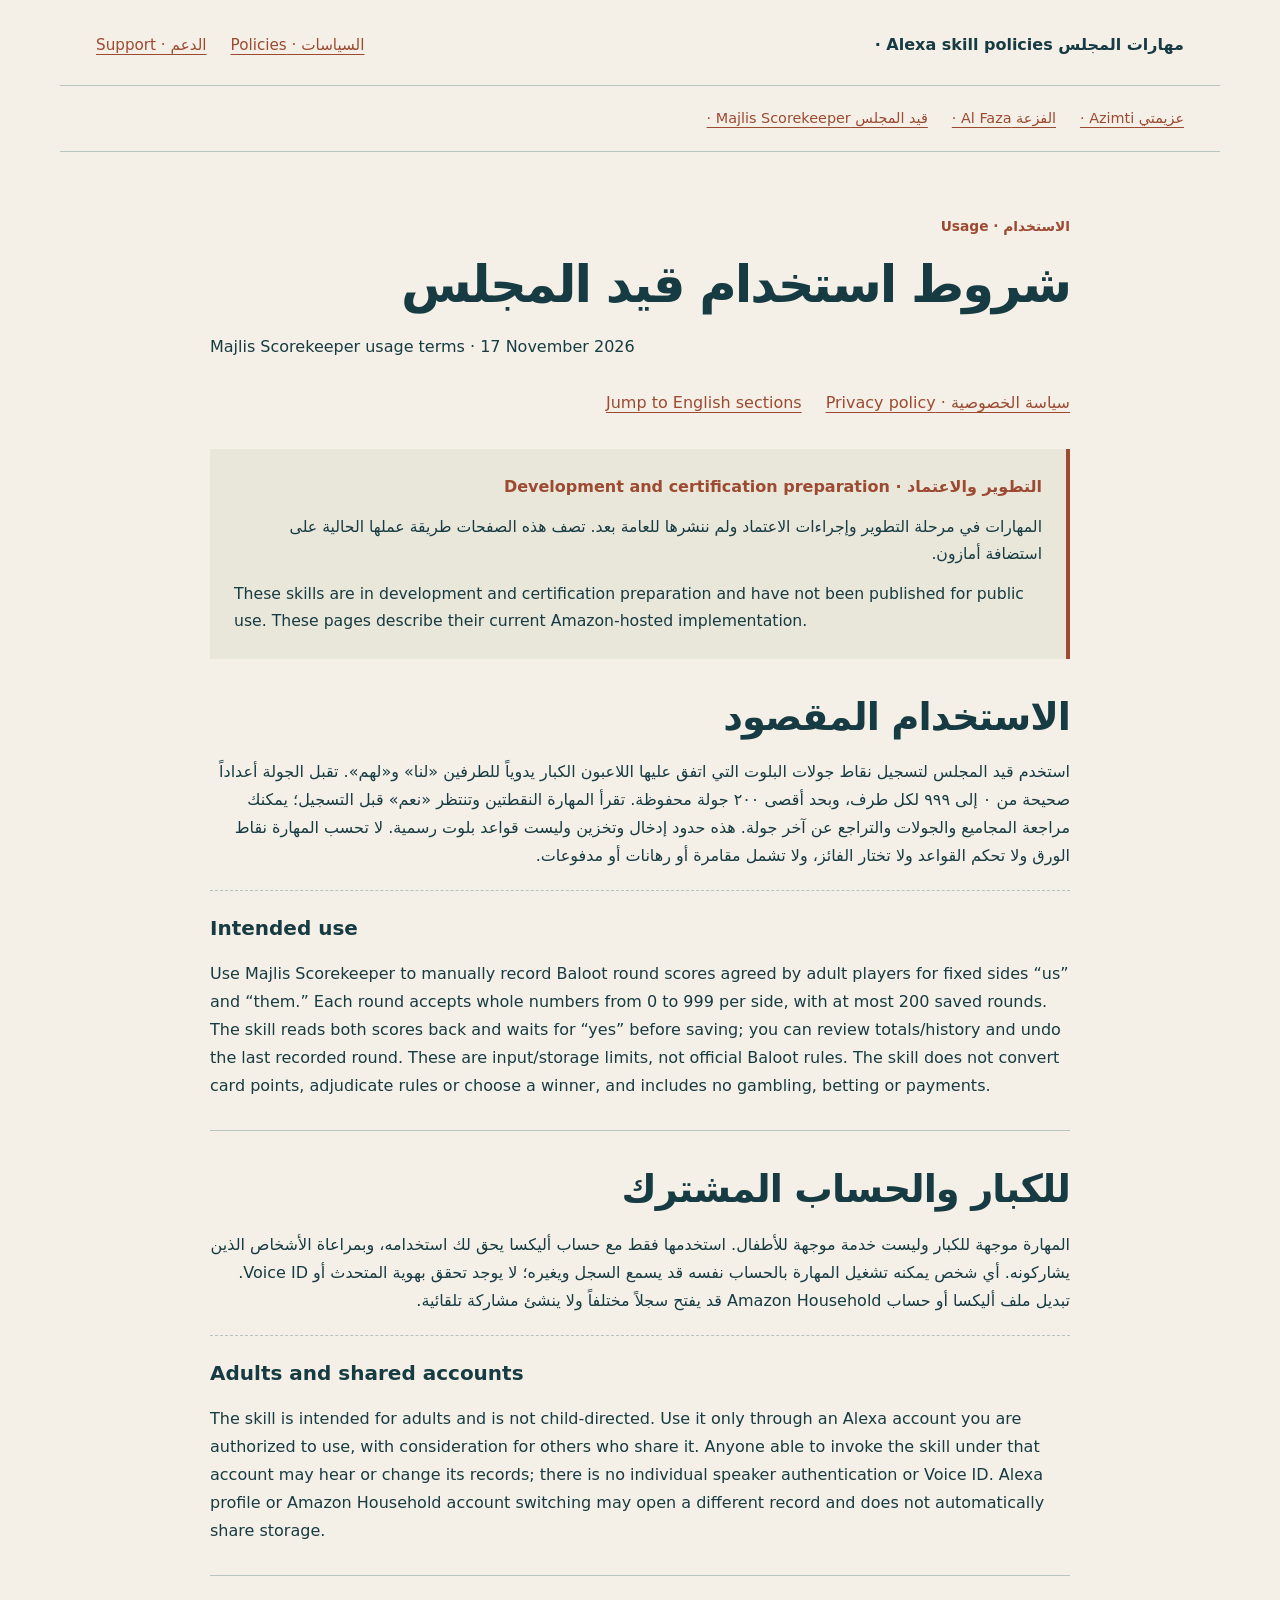
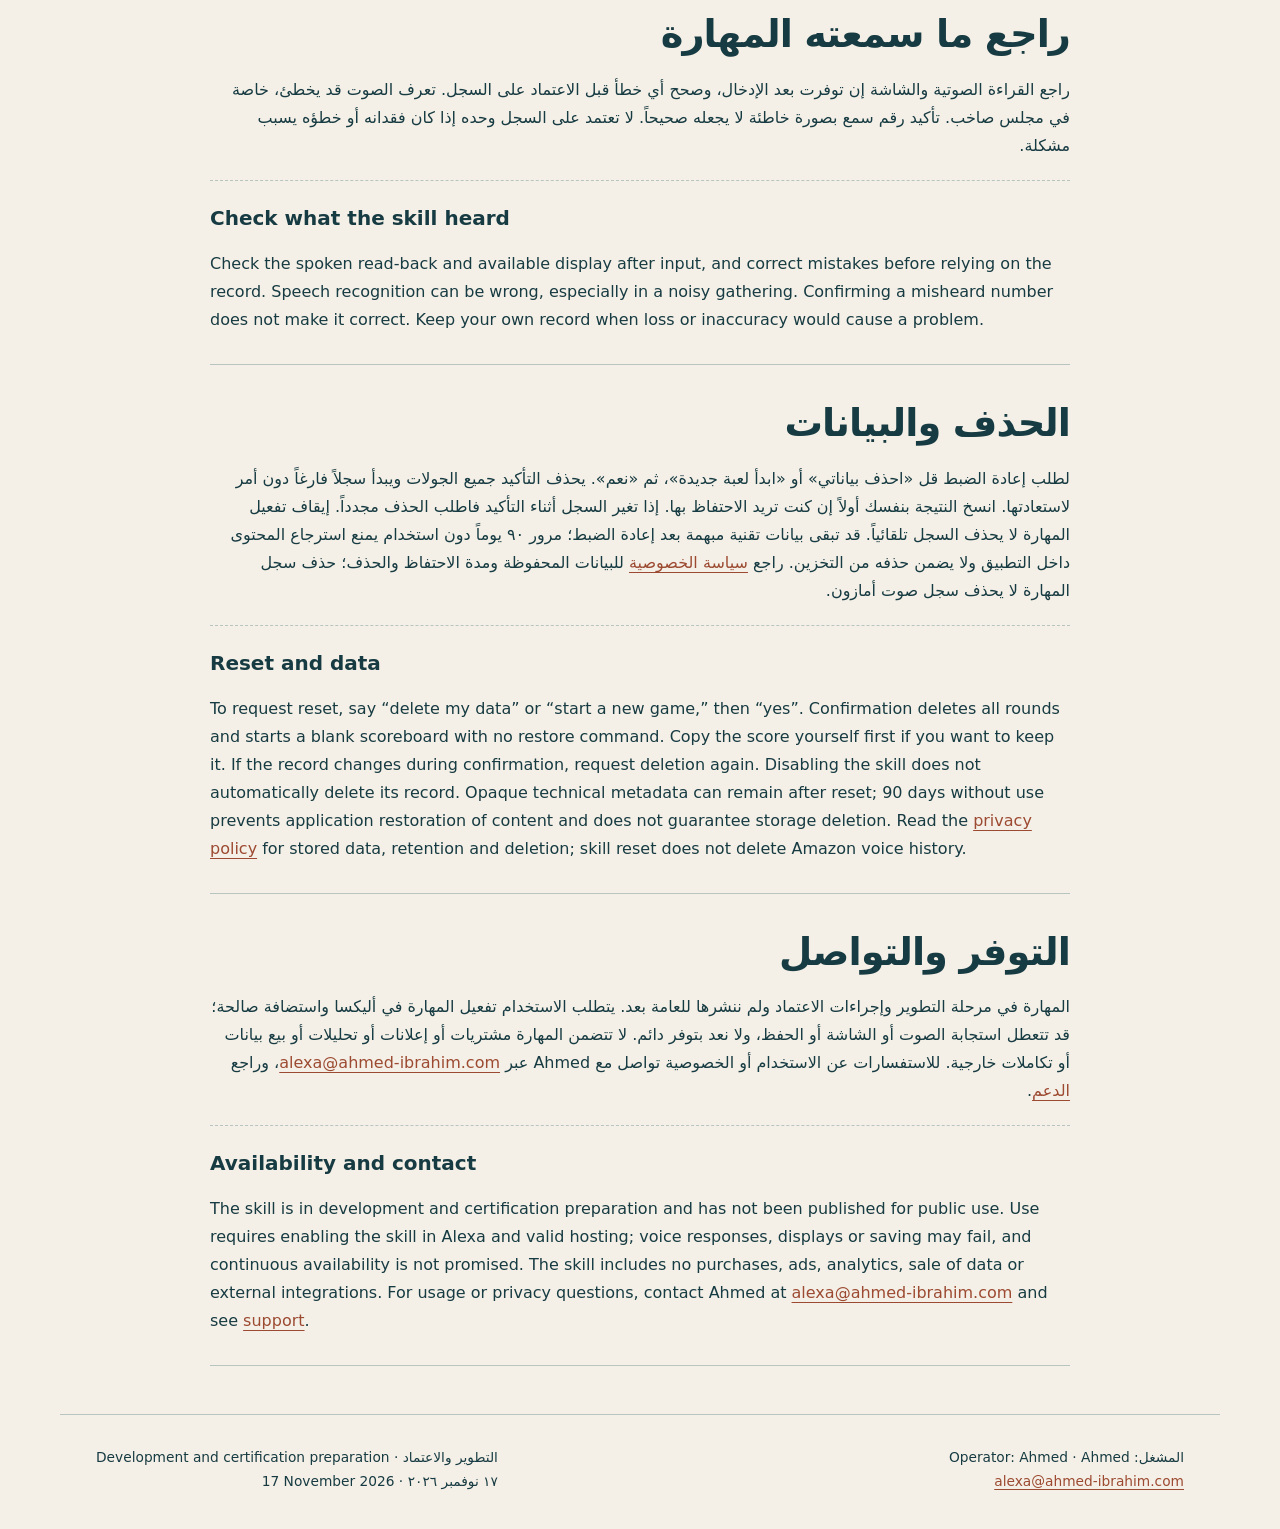
<file: docs/baloot/terms.html>
<!doctype html>
<html lang="ar" dir="rtl">
<head>
  <meta charset="utf-8">
  <meta name="viewport" content="width=device-width, initial-scale=1">
  <meta name="description" content="Plain Arabic and English usage terms for the Majlis Scorekeeper Alexa skill in development and certification preparation.">
  <title>استخدام قيد المجلس · Majlis Scorekeeper terms</title>
  <link rel="icon" href="../assets/baloot.png" type="image/png">
  <link rel="stylesheet" href="../assets/site.css">
</head>
<body>
<a class="skip" href="#main">تجاوز إلى المحتوى · Skip to content</a>
<header>
  <a class="brand" href="../index.html">مهارات المجلس <span lang="en" dir="ltr">· Alexa skill policies</span></a>
  <nav aria-label="التنقل الرئيسي · Main navigation"><a href="../index.html">السياسات · Policies</a><a href="../support.html">الدعم · Support</a></nav>
</header>
<nav class="skill-nav" aria-label="المهارات الثلاث · All three skills"><a href="../index.html#azimti">عزيمتي <span lang="en" dir="ltr">· Azimti</span></a><a href="../index.html#al-faza">الفزعة <span lang="en" dir="ltr">· Al Faza</span></a><a href="../index.html#baloot">قيد المجلس <span lang="en" dir="ltr">· Majlis Scorekeeper</span></a></nav>
<main id="main">
<article class="policy">
<p class="status">الاستخدام · Usage</p>
<h1>شروط استخدام قيد المجلس</h1>
<p lang="en" dir="ltr">Majlis Scorekeeper usage terms · 17 November 2026</p>
<div class="links"><a href="privacy.html">سياسة الخصوصية · Privacy policy</a><a href="#scope-en" lang="en" dir="ltr">Jump to English sections</a></div>
<aside class="notice" aria-label="حالة التطوير · Development status">
  <strong>التطوير والاعتماد · <span lang="en" dir="ltr">Development and certification preparation</span></strong>
  <p>المهارات في مرحلة التطوير وإجراءات الاعتماد ولم ننشرها للعامة بعد. تصف هذه الصفحات طريقة عملها الحالية على استضافة أمازون.</p>
  <p lang="en" dir="ltr">These skills are in development and certification preparation and have not been published for public use. These pages describe their current Amazon-hosted implementation.</p>
</aside>
<section aria-labelledby="scope">
  <h2 id="scope">الاستخدام المقصود</h2>
  <p>استخدم قيد المجلس لتسجيل نقاط جولات البلوت التي اتفق عليها اللاعبون الكبار يدوياً للطرفين «لنا» و«لهم». تقبل الجولة أعداداً صحيحة من ٠ إلى ٩٩٩ لكل طرف، وبحد أقصى ٢٠٠ جولة محفوظة. تقرأ المهارة النقطتين وتنتظر «نعم» قبل التسجيل؛ يمكنك مراجعة المجاميع والجولات والتراجع عن آخر جولة. هذه حدود إدخال وتخزين وليست قواعد بلوت رسمية. لا تحسب المهارة نقاط الورق ولا تحكم القواعد ولا تختار الفائز، ولا تشمل مقامرة أو رهانات أو مدفوعات.</p>
  <div class="english" lang="en" dir="ltr">
    <h3 id="scope-en">Intended use</h3>
    <p>Use Majlis Scorekeeper to manually record Baloot round scores agreed by adult players for fixed sides “us” and “them.” Each round accepts whole numbers from 0 to 999 per side, with at most 200 saved rounds. The skill reads both scores back and waits for “yes” before saving; you can review totals/history and undo the last recorded round. These are input/storage limits, not official Baloot rules. The skill does not convert card points, adjudicate rules or choose a winner, and includes no gambling, betting or payments.</p>
  </div>
</section>
<section aria-labelledby="account">
  <h2 id="account">للكبار والحساب المشترك</h2>
  <p>المهارة موجهة للكبار وليست خدمة موجهة للأطفال. استخدمها فقط مع حساب أليكسا يحق لك استخدامه، وبمراعاة الأشخاص الذين يشاركونه. أي شخص يمكنه تشغيل المهارة بالحساب نفسه قد يسمع السجل ويغيره؛ لا يوجد تحقق بهوية المتحدث أو Voice ID. تبديل ملف أليكسا أو حساب Amazon Household قد يفتح سجلاً مختلفاً ولا ينشئ مشاركة تلقائية.</p>
  <div class="english" lang="en" dir="ltr">
    <h3 id="account-en">Adults and shared accounts</h3>
    <p>The skill is intended for adults and is not child-directed. Use it only through an Alexa account you are authorized to use, with consideration for others who share it. Anyone able to invoke the skill under that account may hear or change its records; there is no individual speaker authentication or Voice ID. Alexa profile or Amazon Household account switching may open a different record and does not automatically share storage.</p>
  </div>
</section>
<section aria-labelledby="accuracy">
  <h2 id="accuracy">راجع ما سمعته المهارة</h2>
  <p>راجع القراءة الصوتية والشاشة إن توفرت بعد الإدخال، وصحح أي خطأ قبل الاعتماد على السجل. تعرف الصوت قد يخطئ، خاصة في مجلس صاخب. تأكيد رقم سمع بصورة خاطئة لا يجعله صحيحاً. لا تعتمد على السجل وحده إذا كان فقدانه أو خطؤه يسبب مشكلة.</p>
  <div class="english" lang="en" dir="ltr">
    <h3 id="accuracy-en">Check what the skill heard</h3>
    <p>Check the spoken read-back and available display after input, and correct mistakes before relying on the record. Speech recognition can be wrong, especially in a noisy gathering. Confirming a misheard number does not make it correct. Keep your own record when loss or inaccuracy would cause a problem.</p>
  </div>
</section>
<section aria-labelledby="reset">
  <h2 id="reset">الحذف والبيانات</h2>
  <p>لطلب إعادة الضبط قل «احذف بياناتي» أو «ابدأ لعبة جديدة»، ثم «نعم». يحذف التأكيد جميع الجولات ويبدأ سجلاً فارغاً دون أمر لاستعادتها. انسخ النتيجة بنفسك أولاً إن كنت تريد الاحتفاظ بها. إذا تغير السجل أثناء التأكيد فاطلب الحذف مجدداً. إيقاف تفعيل المهارة لا يحذف السجل تلقائياً. قد تبقى بيانات تقنية مبهمة بعد إعادة الضبط؛ مرور ٩٠ يوماً دون استخدام يمنع استرجاع المحتوى داخل التطبيق ولا يضمن حذفه من التخزين. راجع <a href="privacy.html">سياسة الخصوصية</a> للبيانات المحفوظة ومدة الاحتفاظ والحذف؛ حذف سجل المهارة لا يحذف سجل صوت أمازون.</p>
  <div class="english" lang="en" dir="ltr">
    <h3 id="reset-en">Reset and data</h3>
    <p>To request reset, say “delete my data” or “start a new game,” then “yes”. Confirmation deletes all rounds and starts a blank scoreboard with no restore command. Copy the score yourself first if you want to keep it. If the record changes during confirmation, request deletion again. Disabling the skill does not automatically delete its record. Opaque technical metadata can remain after reset; 90 days without use prevents application restoration of content and does not guarantee storage deletion. Read the <a href="privacy.html">privacy policy</a> for stored data, retention and deletion; skill reset does not delete Amazon voice history.</p>
  </div>
</section>
<section aria-labelledby="contact">
  <h2 id="contact">التوفر والتواصل</h2>
  <p>المهارة في مرحلة التطوير وإجراءات الاعتماد ولم ننشرها للعامة بعد. يتطلب الاستخدام تفعيل المهارة في أليكسا واستضافة صالحة؛ قد تتعطل استجابة الصوت أو الشاشة أو الحفظ، ولا نعد بتوفر دائم. لا تتضمن المهارة مشتريات أو إعلانات أو تحليلات أو بيع بيانات أو تكاملات خارجية. للاستفسارات عن الاستخدام أو الخصوصية تواصل مع Ahmed عبر <a lang="en" dir="ltr" href="mailto:alexa@ahmed-ibrahim.com">alexa@ahmed-ibrahim.com</a>، وراجع <a href="../support.html">الدعم</a>.</p>
  <div class="english" lang="en" dir="ltr">
    <h3 id="contact-en">Availability and contact</h3>
    <p>The skill is in development and certification preparation and has not been published for public use. Use requires enabling the skill in Alexa and valid hosting; voice responses, displays or saving may fail, and continuous availability is not promised. The skill includes no purchases, ads, analytics, sale of data or external integrations. For usage or privacy questions, contact Ahmed at <a href="mailto:alexa@ahmed-ibrahim.com">alexa@ahmed-ibrahim.com</a> and see <a href="../support.html">support</a>.</p>
  </div>
</section>
</article>
</main>
<footer>
  <div>المشغل: <span lang="en" dir="ltr">Ahmed</span> · <span lang="en" dir="ltr">Operator: Ahmed</span><br><a lang="en" dir="ltr" href="mailto:alexa@ahmed-ibrahim.com">alexa@ahmed-ibrahim.com</a></div>
  <div>التطوير والاعتماد · <span lang="en" dir="ltr">Development and certification preparation</span><br>١٧ نوفمبر ٢٠٢٦ · <span lang="en" dir="ltr">17 November 2026</span></div>
</footer>
</body>
</html>
</file>
<file: docs/assets/site.css>
/* Local paper, ink and terracotta palette; no downloaded fonts or assets. */
:root{--paper:#F5F0E7;--ink:#173B42;--clay:#9C4A31;--line:#b8c4bf;--wash:#e9e6da}
*{box-sizing:border-box}
html{scroll-behavior:smooth;scroll-padding-top:24px}
body{margin:0;background:var(--paper);color:var(--ink);font-family:system-ui,-apple-system,BlinkMacSystemFont,"Segoe UI",sans-serif;line-height:1.75;overflow-wrap:anywhere}
a{color:var(--clay);text-underline-offset:.25em}
a:hover{text-decoration-thickness:2px}
a:focus-visible{outline:3px solid var(--clay);outline-offset:5px}
.skip{position:absolute;inset-inline-start:1rem;top:-6rem;background:var(--paper);padding:.7rem;z-index:2}
.skip:focus{top:1rem}
header,main,footer,.skill-nav{max-width:1160px;margin:auto;padding-inline:36px}
header{padding-top:28px;padding-bottom:22px;display:flex;gap:24px;align-items:center;justify-content:space-between;border-bottom:1px solid var(--line)}
header nav,.skill-nav,.links,.contents{display:flex;gap:14px 24px;flex-wrap:wrap}
header nav{font-size:.95rem}
a.brand{font-weight:750;color:var(--ink);text-decoration:none}
.skill-nav{padding-block:16px;border-bottom:1px solid var(--line);font-size:.9rem}
h1,h2,h3,p{margin:0}
h1{font-size:clamp(2.4rem,5.8vw,4.9rem);line-height:1.35;letter-spacing:-.04em;font-weight:750}
h2{font-size:clamp(1.6rem,3vw,2.5rem);line-height:1.45;letter-spacing:-.025em}
h3{font-size:1.25rem}
p+p{margin-top:12px}
.status{color:var(--clay);font-size:.86rem;font-weight:750;margin-bottom:12px}
.hero{padding:64px 0 48px;border-bottom:1px solid var(--line);display:grid;grid-template-columns:1.2fr 1fr;gap:52px;align-items:end}
.hero .lead{margin-top:20px;font-size:1.12rem;max-width:33em}
.hero .english p{margin-top:18px;font-size:1.12rem;max-width:30em}
.notice{background:var(--wash);border-inline-start:4px solid var(--clay);padding:24px;margin-top:28px}
.notice strong{color:var(--clay)}
.notice p{margin-top:12px;font-size:.98rem}
.skill{padding:48px 0;border-bottom:1px solid var(--line);display:grid;grid-template-columns:170px 1fr;gap:48px}
.skill-mark{display:flex;flex-direction:column;gap:24px;align-items:flex-start}
.skill-mark img{width:96px;height:96px}
.folio{font-size:1rem;color:var(--clay);font-weight:700;direction:ltr}
.skill-copy{max-width:750px}
.skill p{margin-top:14px;font-size:1.05rem}
.skill .sub{color:var(--clay);margin-top:2px;font-size:1.1rem}
.links{margin-top:24px}
.links a,.contents a,.skill-nav a,header nav a{padding-block:4px}
.closing{padding:38px 0}
.closing p{margin-top:14px}
.policy{max-width:860px;margin:auto;padding:48px 0}
.policy h1{font-size:clamp(2rem,4vw,3.5rem)}
.policy p{margin-top:14px}
.policy .notice p{margin-top:12px}
.policy section{padding:30px 0;border-bottom:1px solid var(--line)}
.policy .english{margin-top:20px;padding-top:20px;border-top:1px dashed var(--line)}
.contents{margin-top:24px;padding-block:14px;border-block:1px solid var(--line);font-size:.95rem}
.operator{font-size:.95rem}
footer{border-top:1px solid var(--line);padding-block:30px 36px;display:flex;justify-content:space-between;gap:32px;font-size:.86rem}
@media(max-width:760px){header,main,footer,.skill-nav{padding-inline:22px}header{align-items:flex-start;gap:18px;flex-direction:column}header nav,.skill-nav{gap:10px 18px}.hero{grid-template-columns:1fr;gap:28px;padding:40px 0}.skill{grid-template-columns:90px 1fr;gap:22px;padding:36px 0}.skill-mark img{width:70px;height:70px}.notice{padding:20px}.policy{padding:36px 0}footer{flex-direction:column;gap:14px}h1{letter-spacing:-.025em}}
@media(max-width:420px){.skill{grid-template-columns:1fr;gap:16px}.skill-mark{flex-direction:row;align-items:center;gap:18px}.skill-mark img{width:56px;height:56px}}
@media(prefers-reduced-motion:reduce){html{scroll-behavior:auto}}
</file>
